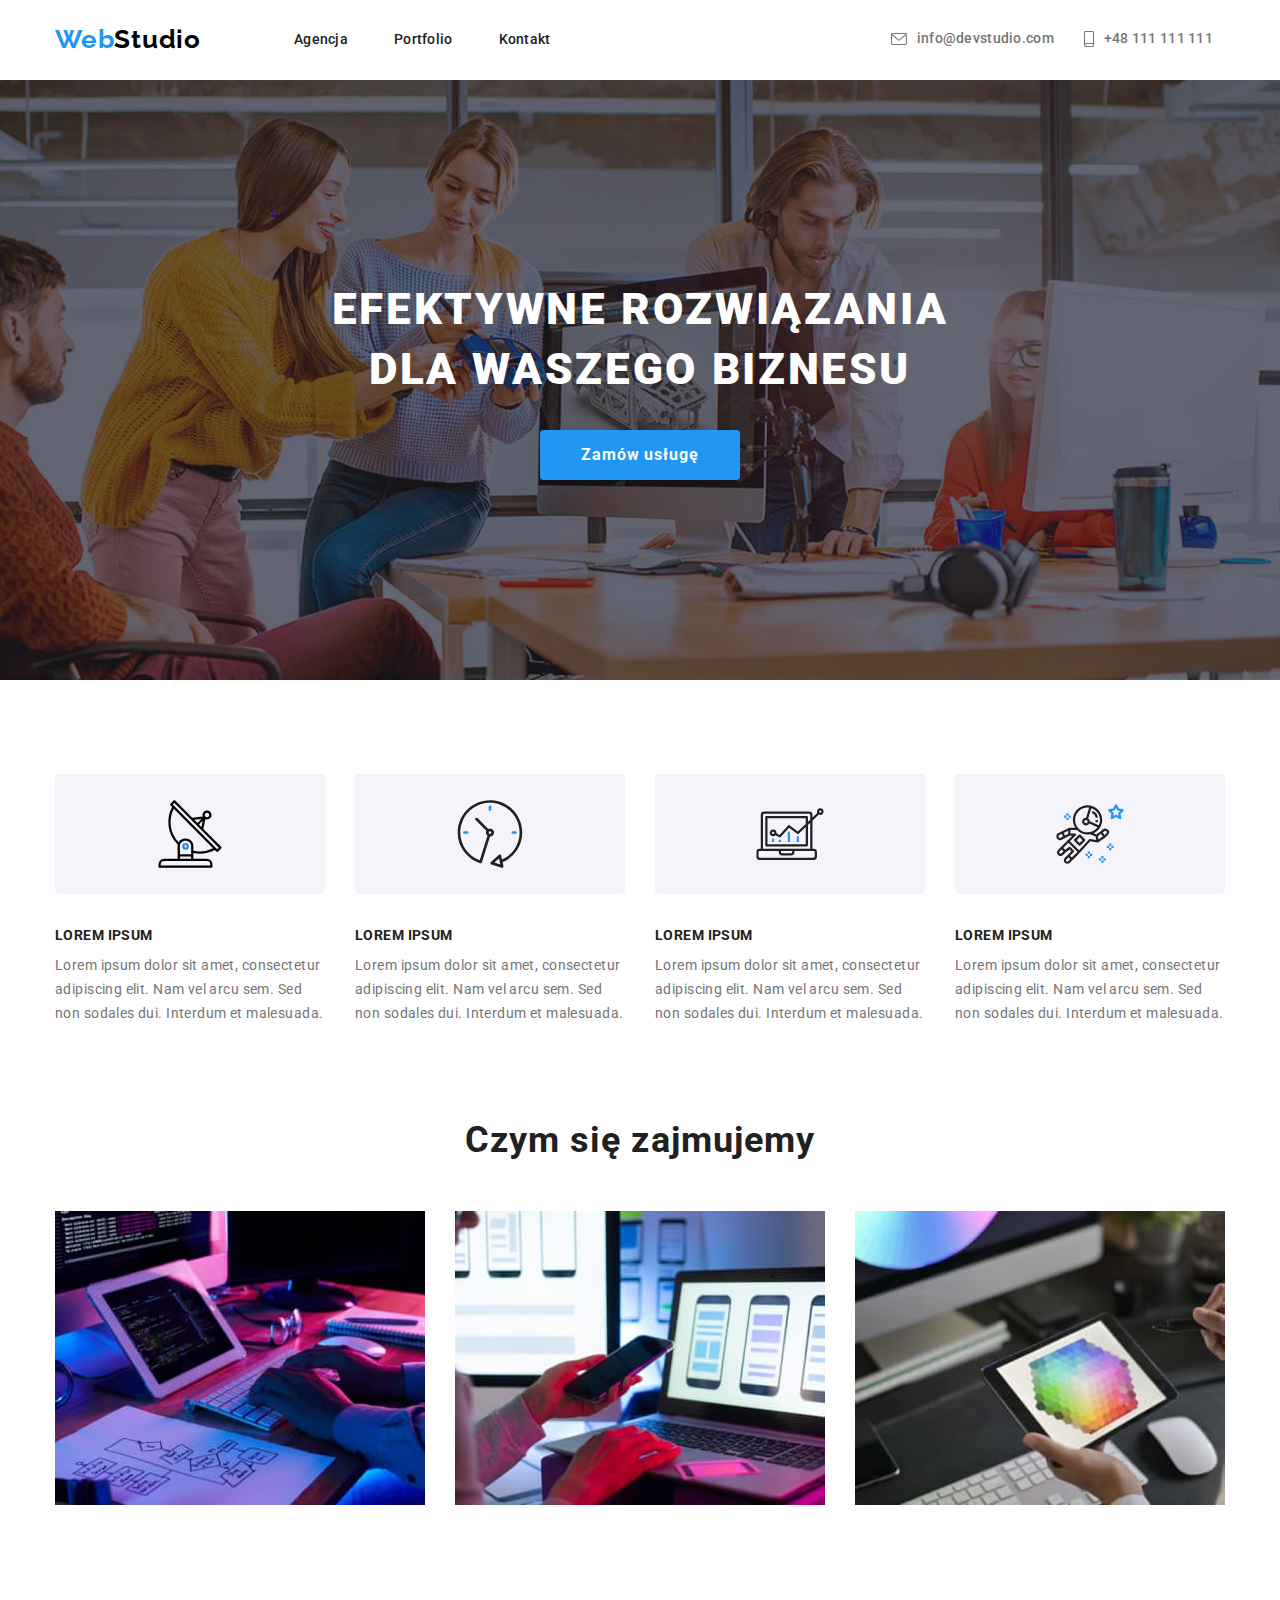
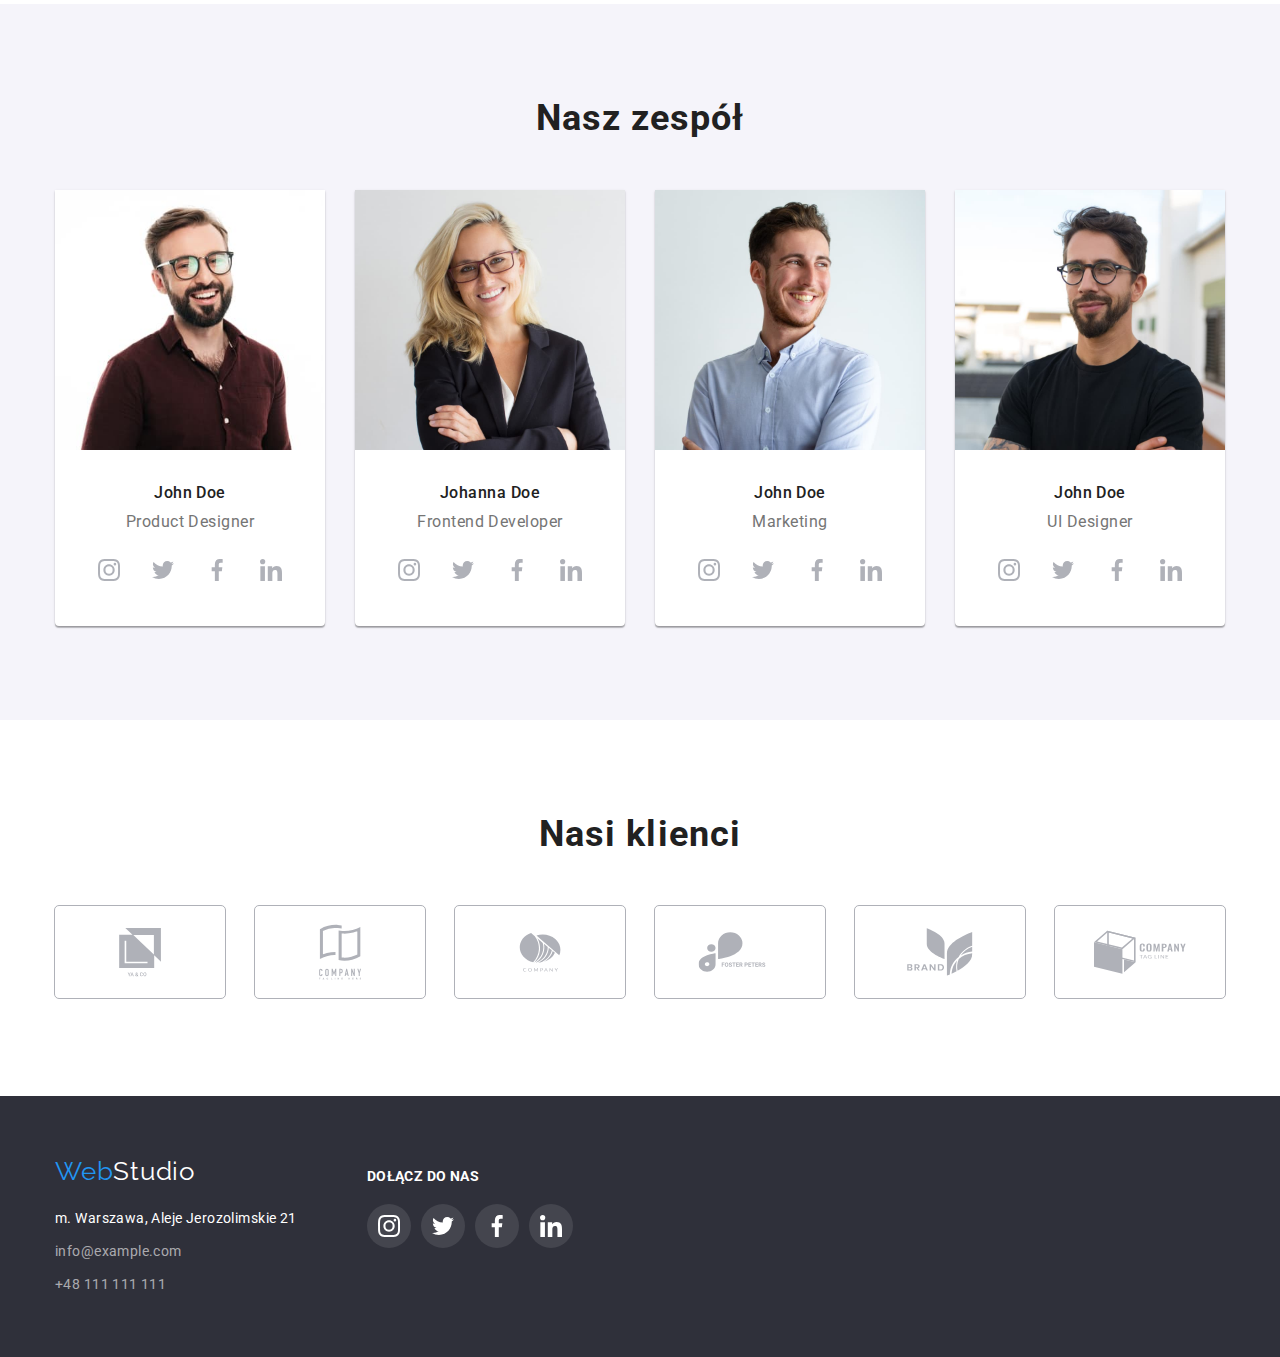
<file: index.html>
<!DOCTYPE html>
<html lang="en">
  <head>
    <meta charset="UTF-8" />
    <link
      rel="stylesheet"
      href="https://cdnjs.cloudflare.com/ajax/libs/modern-normalize/1.1.0/modern-normalize.min.css"
    />
    <link rel="stylesheet" href="css/style.css" />
    <link rel="preconnect" href="https://fonts.googleapis.com" />
    <link rel="preconnect" href="https://fonts.gstatic.com" crossorigin />
    <link
      href="https://fonts.googleapis.com/css2?family=Raleway:wght@700&family=Roboto:wght@400;500;700;900&display=swap"
      rel="stylesheet"
    />
    <title>Studio</title>
  </head>
  <body>
    <header>
      <!-- ==================================== NAWIGACJA ========================================== -->
      <div class="container">
        <div class="header-bar">
          <div class="navigation-bar">
            <a href="index.html"
              ><h2 class="logo"><span class="logo-blue">Web</span>Studio</h2></a
            >
            <nav>
              <ul class="head-clickers">
                <li>
                  <a href="/agencja">Agencja</a>
                </li>
                <li>
                  <a href="portfolio.html">Portfolio</a>
                </li>
                <li>
                  <a href="/contact">Kontakt</a>
                </li>
              </ul>
            </nav>
          </div>
          <ul class="mail-tel">
            <li class="mail-tel-li">
              <a class="mail-tel-a" href="mailto:info@devstudio.com">
                <svg width="16" height="12">
                  <use href="images/icons.svg#icon-mail"></use>
                </svg>

                info@devstudio.com</a
              >
            </li>
            <li class="mail-tel-li">
              <a class="mail-tel-a" href="tel:+48111111111">
                <svg width="10" height="16">
                  <use href="images/icons.svg#icon-smartphone"></use>
                </svg>
                +48 111 111 111</a
              >
            </li>
          </ul>
        </div>
      </div>
    </header>
    <main>
      <!-- ================================== SLOGAN ==================================== -->
      <section class="slogan">
        <div class="container">
          <div class="slogan-paddings">
            <h1>EFEKTYWNE ROZWIĄZANIA DLA WASZEGO BIZNESU</h1>
            <button type="button" class="main-button">Zamów usługę</button>
          </div>
        </div>
      </section>
      <!-- ========================================= LOREM IPSUM ===================================== -->
      <section class="lorem-ipsum-section section">
        <div class="container">
          <ul>
            <li>
              <svg
                class="background-item"
                width="270"
                height="120"
                viewBox="0 0 135 240"
              >
                <use href="images/icons.svg#icon-antenna"></use>
              </svg>
              <h6>LOREM IPSUM</h6>
              <p>
                Lorem ipsum dolor sit amet, consectetur adipiscing elit. Nam vel
                arcu sem. Sed non sodales dui. Interdum et malesuada.
              </p>
            </li>
            <li>
              <svg
                class="background-item"
                width="270"
                height="120"
                viewBox="0 0 135 240"
              >
                <use href="images/icons.svg#icon-clock"></use>
              </svg>
              <h6>LOREM IPSUM</h6>
              <p>
                Lorem ipsum dolor sit amet, consectetur adipiscing elit. Nam vel
                arcu sem. Sed non sodales dui. Interdum et malesuada.
              </p>
            </li>
            <li>
              <svg
                class="background-item"
                width="270"
                height="120"
                viewBox="0 0 135 240"
              >
                <use href="images/icons.svg#icon-diagram"></use>
              </svg>
              <h6>LOREM IPSUM</h6>
              <p>
                Lorem ipsum dolor sit amet, consectetur adipiscing elit. Nam vel
                arcu sem. Sed non sodales dui. Interdum et malesuada.
              </p>
            </li>
            <li>
              <svg
                class="background-item"
                width="270"
                height="120"
                viewBox="0 0 135 240"
              >
                <use href="images/icons.svg#icon-astronaut"></use>
              </svg>
              <h6>LOREM IPSUM</h6>
              <p>
                Lorem ipsum dolor sit amet, consectetur adipiscing elit. Nam vel
                arcu sem. Sed non sodales dui. Interdum et malesuada.
              </p>
            </li>
          </ul>
        </div>
      </section>
      <!-- ====================== CO ROBIMY ======================== -->
      <section class="what-we-do section padding-bottom">
        <div class="container">
          <h3>Czym się zajmujemy</h3>
          <ul class="photos">
            <li>
              <img
                src="images/fancy_graphics/img3.jpg"
                alt="ręce obsługujące tablet graficzny"
                width="370"
                height="294"
              />
            </li>
            <li>
              <img
                src="images/fancy_graphics/img2.jpg"
                alt="osoba trzyma telefon i wybiera interfejs graficzny na ekranie laptopa"
                width="370"
                height="294"
              />
            </li>
            <li>
              <img
                src="images/fancy_graphics/img1.jpg"
                alt="osoba pisząca na klawiaturze testy pokrycia aplikacji"
                width="370"
                height="294"
              />
            </li>
          </ul>
        </div>
      </section>
      <!-- ============================ LUDZIE =============================-->
      <section class="our-team section padding-bottom">
        <div class="container">
          <h3>Nasz zespół</h3>
          <ul class="people">
            <li class="people-box">
              <figure class="people-padding">
                <img
                  src="images/people/img12.jpg"
                  alt="Uśmiechnięty mężczyzna w okularach"
                  width="270"
                  height="260"
                />
                <figcaption>
                  <h4>John Doe</h4>
                  <p>Product Designer</p>
                  <ul class="social-links">
                    <li>
                      <a href="#">
                        <svg viewBox="0 0 15 30" class="round-social-links">
                          <use href="images/icons.svg#icon-instagram"></use>
                        </svg>
                      </a>
                    </li>
                    <li>
                      <svg viewBox="0 0 15 30" class="round-social-links">
                        <use href="images/icons.svg#icon-twitter"></use>
                      </svg>
                    </li>
                    <li>
                      <a href="#">
                        <svg viewBox="0 0 15 30" class="round-social-links">
                          <use href="images/icons.svg#icon-facebook"></use>
                        </svg>
                      </a>
                    </li>
                    <li>
                      <a href="#">
                        <svg viewBox="0 0 15 30" class="round-social-links">
                          <use href="images/icons.svg#icon-linkedin"></use>
                        </svg>
                      </a>
                    </li>
                  </ul>
                </figcaption>
              </figure>
            </li>
            <li class="people-box">
              <figure>
                <img
                  src="images/people/img13.jpg"
                  alt="Uśmiechnięta kobieta w okularach"
                  width="270"
                  height="260"
                />
                <figcaption>
                  <h4>Johanna Doe</h4>
                  <p>Frontend Developer</p>
                  <ul class="social-links">
                    <li>
                      <a href="#">
                        <svg viewBox="0 0 15 30" class="round-social-links">
                          <use href="images/icons.svg#icon-instagram"></use>
                        </svg>
                      </a>
                    </li>
                    <li>
                      <svg viewBox="0 0 15 30" class="round-social-links">
                        <use href="images/icons.svg#icon-twitter"></use>
                      </svg>
                    </li>
                    <li>
                      <a href="#">
                        <svg viewBox="0 0 15 30" class="round-social-links">
                          <use href="images/icons.svg#icon-facebook"></use>
                        </svg>
                      </a>
                    </li>
                    <li>
                      <a href="#">
                        <svg viewBox="0 0 15 30" class="round-social-links">
                          <use href="images/icons.svg#icon-linkedin"></use>
                        </svg>
                      </a>
                    </li>
                  </ul>
                </figcaption>
              </figure>
            </li>
            <li class="people-box">
              <figure>
                <img
                  src="images/people/img14.jpg"
                  alt="Uśmiechnięty mężczyzna w koszuli"
                  width="270"
                  height="260"
                />
                <figcaption>
                  <h4>John Doe</h4>
                  <p>Marketing</p>
                  <ul class="social-links">
                    <li>
                      <a href="#">
                        <svg viewBox="0 0 15 30" class="round-social-links">
                          <use href="images/icons.svg#icon-instagram"></use>
                        </svg>
                      </a>
                    </li>
                    <li>
                      <svg viewBox="0 0 15 30" class="round-social-links">
                        <use href="images/icons.svg#icon-twitter"></use>
                      </svg>
                    </li>
                    <li>
                      <a href="#">
                        <svg viewBox="0 0 15 30" class="round-social-links">
                          <use href="images/icons.svg#icon-facebook"></use>
                        </svg>
                      </a>
                    </li>
                    <li>
                      <a href="#">
                        <svg viewBox="0 0 15 30" class="round-social-links">
                          <use href="images/icons.svg#icon-linkedin"></use>
                        </svg>
                      </a>
                    </li>
                  </ul>
                </figcaption>
              </figure>
            </li>
            <li class="people-box">
              <figure>
                <img
                  src="images/people/img15.jpg"
                  alt="Portret mężczyzny w okularach i T-shirtcie"
                  width="270"
                  height="260"
                />
                <figcaption>
                  <h4>John Doe</h4>
                  <p>UI Designer</p>
                  <ul class="social-links">
                    <li>
                      <a href="#">
                        <svg viewBox="0 0 15 30" class="round-social-links">
                          <use href="images/icons.svg#icon-instagram"></use>
                        </svg>
                      </a>
                    </li>
                    <li>
                      <svg viewBox="0 0 15 30" class="round-social-links">
                        <use href="images/icons.svg#icon-twitter"></use>
                      </svg>
                    </li>
                    <li>
                      <a href="#">
                        <svg viewBox="0 0 15 30" class="round-social-links">
                          <use href="images/icons.svg#icon-facebook"></use>
                        </svg>
                      </a>
                    </li>
                    <li>
                      <a href="#">
                        <svg viewBox="0 0 15 30" class="round-social-links">
                          <use href="images/icons.svg#icon-linkedin"></use>
                        </svg>
                      </a>
                    </li>
                  </ul>
                </figcaption>
              </figure>
            </li>
          </ul>
        </div>
      </section>
      <section>
        <div class="container section padding-bottom">
          <h3>Nasi klienci</h3>
          <ul class="our-customers">
            <li>
              <a href="#">
                <svg
                  class="our-customers-icon"
                  width="170"
                  height="92"
                  viewBox=" 0 0 50 110"
                >
                  <use href="images/icons.svg#icon-company-1"></use>
                </svg>
              </a>
            </li>
            <li>
              <a href="#">
                <svg
                  class="our-customers-icon"
                  width="170"
                  height="92"
                  viewBox=" 0 0 50 110"
                >
                  <use href="images/icons.svg#icon-company-2"></use>
                </svg>
              </a>
            </li>
            <li>
              <a href="#">
                <svg
                  class="our-customers-icon"
                  width="170"
                  height="92"
                  viewBox=" 0 0 50 110"
                >
                  <use href="images/icons.svg#icon-company-3"></use>
                </svg>
              </a>
            </li>
            <li>
              <a href="#">
                <svg
                  class="our-customers-icon"
                  width="170"
                  height="92"
                  viewBox=" 0 0 45 50"
                >
                  <use href="images/icons.svg#icon-company-4"></use>
                </svg>
              </a>
            </li>
            <li>
              <a href="#">
                <svg
                  class="our-customers-icon"
                  width="170"
                  height="92"
                  viewBox=" 0 0 50 70"
                >
                  <use href="images/icons.svg#icon-company-5"></use>
                </svg>
              </a>
            </li>
            <li>
              <a href="#">
                <svg
                  class="our-customers-icon"
                  width="170"
                  height="92"
                  viewBox=" 0 0 50 50"
                >
                  <use href="images/icons.svg#icon-company-6"></use>
                </svg>
              </a>
            </li>
          </ul>
        </div>
      </section>
    </main>
    <!-- ================================== STOPKA ================================== -->
    <footer class="footer-main">
      <div class="container footer-main-inside">
        <div>
          <a href="index.html">
            <p class="logo logo-white">
              <span class="logo-blue">Web</span>Studio
            </p></a
          >
          <address>
            <p>m. Warszawa, Aleje Jerozolimskie 21</p>
            <ul>
              <li class="address-padding">
                <a href="mailto:info@example.com">info@example.com</a>
              </li>
              <li class="address-padding">
                <a href="tel:+48111111111">+48 111 111 111</a>
              </li>
            </ul>
          </address>
        </div>
        <div class="join-us">
          <p>dołącz do nas</p>
          <ul class="join-us-links">
            <li>
              <a href="#">
                <svg viewBox="0 0 15 30" class="round-join-us-links">
                  <use href="images/icons.svg#icon-instagram"></use>
                </svg>
              </a>
            </li>
            <li>
              <a href="#">
                <svg viewBox="0 0 15 30" class="round-join-us-links">
                  <use href="images/icons.svg#icon-twitter"></use>
                </svg>
              </a>
            </li>
            <li>
              <a href="#">
                <svg viewBox="0 0 15 30" class="round-join-us-links">
                  <use href="images/icons.svg#icon-facebook"></use>
                </svg>
              </a>
            </li>
            <li>
              <a href="#">
                <svg viewBox="0 0 15 30" class="round-join-us-links">
                  <use href="images/icons.svg#icon-linkedin"></use>
                </svg>
              </a>
            </li>
          </ul>
        </div>
      </div>
    </footer>
  </body>
</html>
</file>
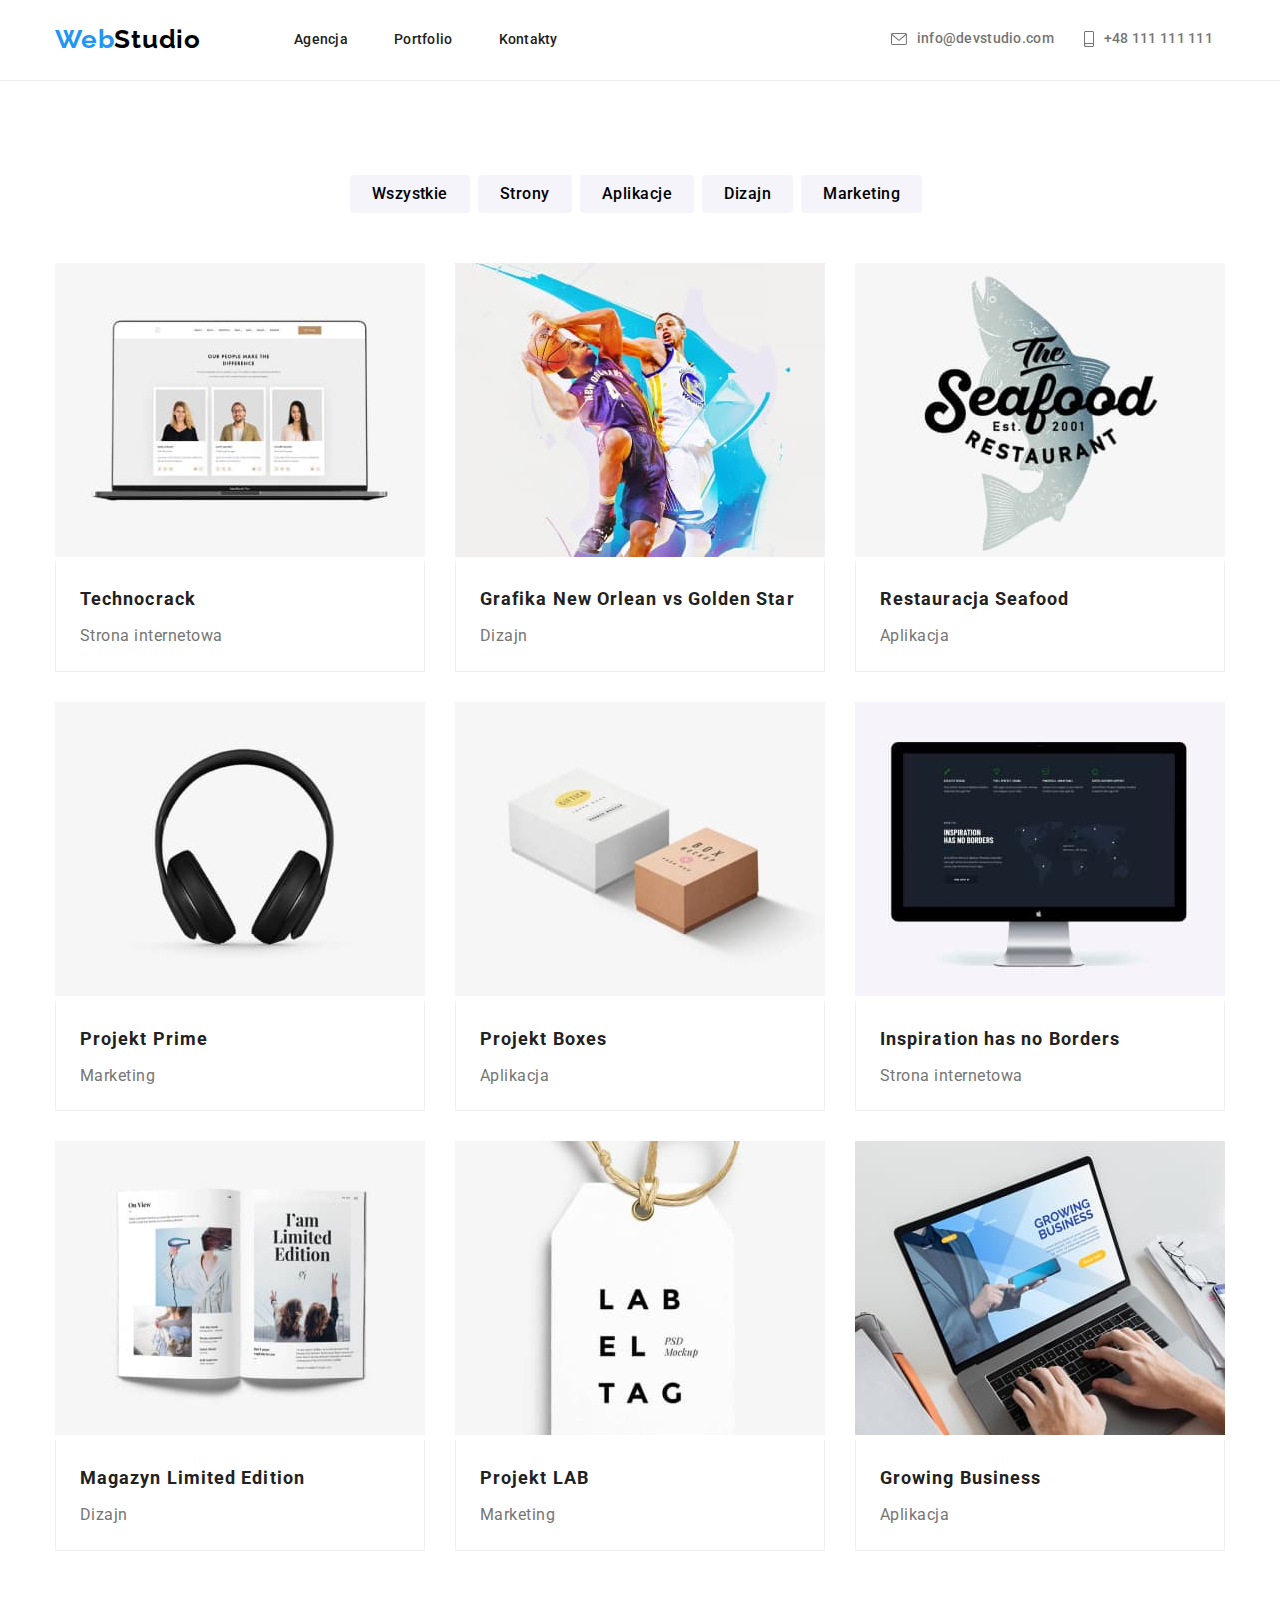
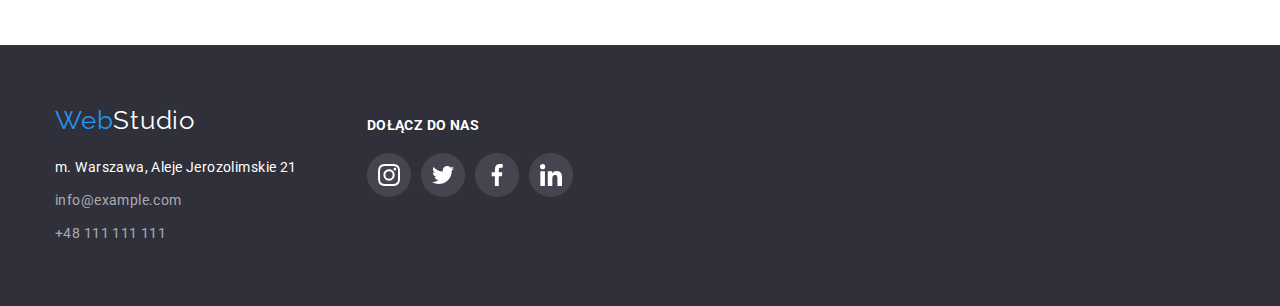
<file: portfolio.html>
<!DOCTYPE html>
<html lang="en">
  <head>
    <meta charset="UTF-8" />
    <link
      rel="stylesheet"
      href="https://cdnjs.cloudflare.com/ajax/libs/modern-normalize/1.1.0/modern-normalize.min.css"
    />
    <link rel="stylesheet" href="css/style.css" />
    <link rel="preconnect" href="https://fonts.googleapis.com" />
    <link rel="preconnect" href="https://fonts.gstatic.com" crossorigin />
    <link
      href="https://fonts.googleapis.com/css2?family=Raleway:wght@700&family=Roboto:wght@400;500;700;900&display=swap"
      rel="stylesheet"
    />
    <title>Studio</title>
  </head>
  <body>
    <header class="bottom-border">
      <!-- ==================================== NAWIGACJA ========================================== -->
      <div class="container">
        <div class="header-bar">
          <div class="navigation-bar">
            <a href="index.html"
              ><h2 class="logo"><span class="logo-blue">Web</span>Studio</h2></a
            >
            <nav>
              <ul class="head-clickers">
                <li>
                  <a href="/agencja">Agencja</a>
                </li>
                <li>
                  <a href="portfolio.html">Portfolio</a>
                </li>
                <li>
                  <a href="/contact">Kontakty</a>
                </li>
              </ul>
            </nav>
          </div>
          <ul class="mail-tel">
            <li class="mail-tel-li">
              <a class="mail-tel-a" href="mailto:info@devstudio.com">
                <svg width="16" height="12">
                  <use href="images/icons.svg#icon-mail"></use>
                </svg>

                info@devstudio.com</a
              >
            </li>
            <li class="mail-tel-li">
              <a class="mail-tel-a" href="tel:+48111111111">
                <svg width="10" height="16">
                  <use href="images/icons.svg#icon-smartphone"></use>
                </svg>
                +48 111 111 111</a
              >
            </li>
          </ul>
        </div>
      </div>
    </header>
    <main>
      <section>
        <div class="container">
          <!-- ======================= GUZICZKI ========================= -->
          <div>
            <ul class="portfolio-buttons section">
              <li>
                <button type="button">Wszystkie</button>
              </li>
              <li>
                <button type="button">Strony</button>
              </li>
              <li>
                <button type="button">Aplikacje</button>
              </li>
              <li>
                <button type="button">Dizajn</button>
              </li>
              <li>
                <button type="button">Marketing</button>
              </li>
            </ul>
          </div>
          <div class="portfolio-box padding-bottom">
            <!-- ============================= FOTKI ================== -->
            <ul>
              <li>
                <figure>
                  <img
                    src="images/images2/img-8.jpg"
                    alt="Otwarty laptop."
                    width="370"
                    height="294"
                  />
                  <figcaption>
                    <h5>Technocrack</h5>
                    <p>Strona internetowa</p>
                  </figcaption>
                </figure>
              </li>
              <li>
                <figure>
                  <img
                    src="images/images2/img-7.jpg"
                    alt="Dwóch mężczyzn grających w kosza."
                    width="370"
                    height="294"
                  />
                  <figcaption>
                    <h5>Grafika New Orlean vs Golden Star</h5>
                    <p>Dizajn</p>
                  </figcaption>
                </figure>
              </li>
              <li>
                <figure>
                  <img
                    src="images/images2/img-6.jpg"
                    alt="Plakat rybnej restauracji."
                    width="370"
                    height="294"
                  />
                  <figcaption>
                    <h5>Restauracja Seafood</h5>
                    <p>Aplikacja</p>
                  </figcaption>
                </figure>
              </li>
              <li>
                <figure>
                  <img
                    src="images/images2/img-5.jpg"
                    alt="Słuchawki."
                    width="370"
                    height="294"
                  />
                  <figcaption>
                    <h5>Projekt Prime</h5>
                    <p>Marketing</p>
                  </figcaption>
                </figure>
              </li>
              <li>
                <figure>
                  <img
                    src="images/images2/img-4.jpg"
                    alt="Dwa pudełka."
                    width="370"
                    height="294"
                  />
                  <figcaption>
                    <h5>Projekt Boxes</h5>
                    <p>Aplikacja</p>
                  </figcaption>
                </figure>
              </li>
              <li>
                <figure>
                  <img
                    src="images/images2/img-3.jpg"
                    alt="Ekran komputera."
                    width="370"
                    height="294"
                  />
                  <figcaption>
                    <h5>Inspiration has no Borders</h5>
                    <p>Strona internetowa</p>
                  </figcaption>
                </figure>
              </li>
              <li>
                <figure>
                  <img
                    src="images/images2/img-2.jpg"
                    alt="Otwarta książka."
                    width="370"
                    height="294"
                  />
                  <figcaption>
                    <h5>Magazyn Limited Edition</h5>
                    <p>Dizajn</p>
                  </figcaption>
                </figure>
              </li>
              <li>
                <figure>
                  <img
                    src="images/images2/img-1.jpg"
                    alt="Etykietka."
                    width="370"
                    height="294"
                  />
                  <figcaption>
                    <h5>Projekt LAB</h5>
                    <p>Marketing</p>
                  </figcaption>
                </figure>
              </li>
              <li>
                <figure>
                  <img
                    src="images/images2/img.jpg"
                    alt="Pisanie na laptopie."
                    width="370"
                    height="294"
                  />
                  <figcaption>
                    <h5>Growing Business</h5>
                    <p>Aplikacja</p>
                  </figcaption>
                </figure>
              </li>
            </ul>
          </div>
        </div>
      </section>
    </main>
    <!-- ================================== STOPKA ================================== -->
    <footer class="footer-main">
      <div class="container footer-main-inside">
        <div>
          <a href="index.html">
            <p class="logo logo-white">
              <span class="logo-blue">Web</span>Studio
            </p></a
          >
          <address>
            <p>m. Warszawa, Aleje Jerozolimskie 21</p>
            <ul>
              <li class="address-padding">
                <a href="mailto:info@example.com">info@example.com</a>
              </li>
              <li class="address-padding">
                <a href="tel:+48111111111">+48 111 111 111</a>
              </li>
            </ul>
          </address>
        </div>
        <div class="join-us">
          <p>dołącz do nas</p>
          <ul class="join-us-links">
            <li>
              <a href="#">
                <svg viewBox="0 0 15 30" class="round-join-us-links">
                  <use href="images/icons.svg#icon-instagram"></use>
                </svg>
              </a>
            </li>
            <li>
              <a href="#">
                <svg viewBox="0 0 15 30" class="round-join-us-links">
                  <use href="images/icons.svg#icon-twitter"></use>
                </svg>
              </a>
            </li>
            <li>
              <a href="#">
                <svg viewBox="0 0 15 30" class="round-join-us-links">
                  <use href="images/icons.svg#icon-facebook"></use>
                </svg>
              </a>
            </li>
            <li>
              <a href="#">
                <svg viewBox="0 0 15 30" class="round-join-us-links">
                  <use href="images/icons.svg#icon-linkedin"></use>
                </svg>
              </a>
            </li>
          </ul>
        </div>
      </div>
    </footer>
  </body>
</html>
</file>
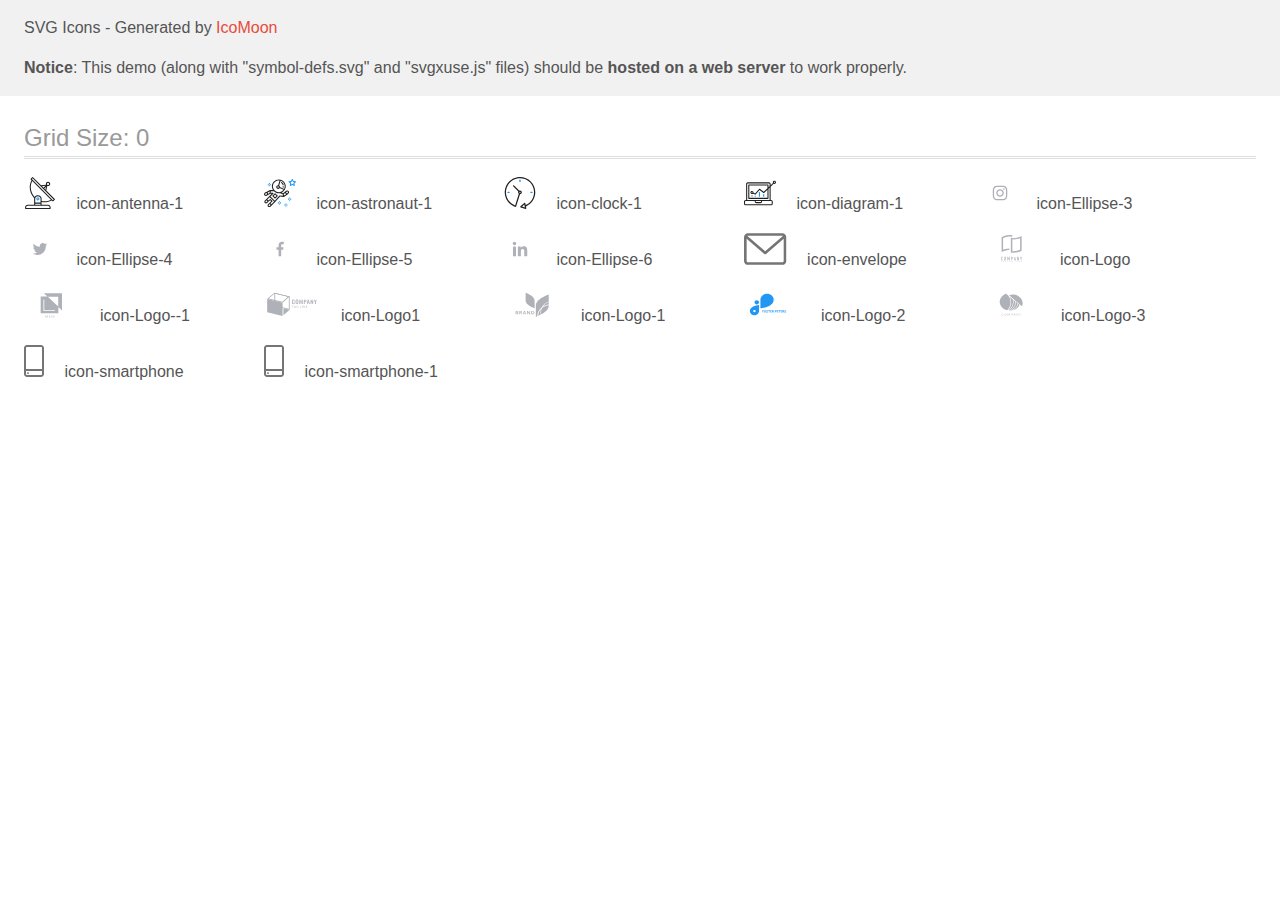
<file: settings files/icomoon/demo-external-svg.html>
<!doctype html>
<html>
<head>
    <title>IcoMoon - SVG Icons</title>
    <meta charset="utf-8">
    <meta name="viewport" content="width=device-width, initial-scale=1">
    <link rel="stylesheet" href="demo-files/demo.css">
    <link rel="stylesheet" href="style.css">
</head>
<body>
<header class="bgc1 clearfix">
<div class="mhl">
    <p>SVG Icons - Generated by <a href="https://icomoon.io/app">IcoMoon</a></p><p><strong>Notice</strong>: This demo (along with "symbol-defs.svg" and "svgxuse.js" files) should be <b>hosted on a web server</b> to work properly.</p>
</div>
</header>
    <div class="clearfix mhl ptl">
        <h1 class="mvm mtn fgc1">Grid Size: 0</h1>
        <div class="glyph fs1">
            <div class="clearfix pbs">
                <svg class="icon icon-antenna-1"><use xlink:href="symbol-defs.svg#icon-antenna-1"></use></svg><span class="name"> icon-antenna-1</span>
            </div>
        </div>
        <div class="glyph fs1">
            <div class="clearfix pbs">
                <svg class="icon icon-astronaut-1"><use xlink:href="symbol-defs.svg#icon-astronaut-1"></use></svg><span class="name"> icon-astronaut-1</span>
            </div>
        </div>
        <div class="glyph fs1">
            <div class="clearfix pbs">
                <svg class="icon icon-clock-1"><use xlink:href="symbol-defs.svg#icon-clock-1"></use></svg><span class="name"> icon-clock-1</span>
            </div>
        </div>
        <div class="glyph fs1">
            <div class="clearfix pbs">
                <svg class="icon icon-diagram-1"><use xlink:href="symbol-defs.svg#icon-diagram-1"></use></svg><span class="name"> icon-diagram-1</span>
            </div>
        </div>
        <div class="glyph fs1">
            <div class="clearfix pbs">
                <svg class="icon icon-Ellipse-3"><use xlink:href="symbol-defs.svg#icon-Ellipse-3"></use></svg><span class="name"> icon-Ellipse-3</span>
            </div>
        </div>
        <div class="glyph fs1">
            <div class="clearfix pbs">
                <svg class="icon icon-Ellipse-4"><use xlink:href="symbol-defs.svg#icon-Ellipse-4"></use></svg><span class="name"> icon-Ellipse-4</span>
            </div>
        </div>
        <div class="glyph fs1">
            <div class="clearfix pbs">
                <svg class="icon icon-Ellipse-5"><use xlink:href="symbol-defs.svg#icon-Ellipse-5"></use></svg><span class="name"> icon-Ellipse-5</span>
            </div>
        </div>
        <div class="glyph fs1">
            <div class="clearfix pbs">
                <svg class="icon icon-Ellipse-6"><use xlink:href="symbol-defs.svg#icon-Ellipse-6"></use></svg><span class="name"> icon-Ellipse-6</span>
            </div>
        </div>
        <div class="glyph fs1">
            <div class="clearfix pbs">
                <svg class="icon icon-envelope"><use xlink:href="symbol-defs.svg#icon-envelope"></use></svg><span class="name"> icon-envelope</span>
            </div>
        </div>
        <div class="glyph fs1">
            <div class="clearfix pbs">
                <svg class="icon icon-Logo"><use xlink:href="symbol-defs.svg#icon-Logo"></use></svg><span class="name"> icon-Logo</span>
            </div>
        </div>
        <div class="glyph fs1">
            <div class="clearfix pbs">
                <svg class="icon icon-Logo--1"><use xlink:href="symbol-defs.svg#icon-Logo--1"></use></svg><span class="name"> icon-Logo--1</span>
            </div>
        </div>
        <div class="glyph fs1">
            <div class="clearfix pbs">
                <svg class="icon icon-Logo1"><use xlink:href="symbol-defs.svg#icon-Logo1"></use></svg><span class="name"> icon-Logo1</span>
            </div>
        </div>
        <div class="glyph fs1">
            <div class="clearfix pbs">
                <svg class="icon icon-Logo-1"><use xlink:href="symbol-defs.svg#icon-Logo-1"></use></svg><span class="name"> icon-Logo-1</span>
            </div>
        </div>
        <div class="glyph fs1">
            <div class="clearfix pbs">
                <svg class="icon icon-Logo-2"><use xlink:href="symbol-defs.svg#icon-Logo-2"></use></svg><span class="name"> icon-Logo-2</span>
            </div>
        </div>
        <div class="glyph fs1">
            <div class="clearfix pbs">
                <svg class="icon icon-Logo-3"><use xlink:href="symbol-defs.svg#icon-Logo-3"></use></svg><span class="name"> icon-Logo-3</span>
            </div>
        </div>
        <div class="glyph fs1">
            <div class="clearfix pbs">
                <svg class="icon icon-smartphone"><use xlink:href="symbol-defs.svg#icon-smartphone"></use></svg><span class="name"> icon-smartphone</span>
            </div>
        </div>
        <div class="glyph fs1">
            <div class="clearfix pbs">
                <svg class="icon icon-smartphone-1"><use xlink:href="symbol-defs.svg#icon-smartphone-1"></use></svg><span class="name"> icon-smartphone-1</span>
            </div>
        </div>
  </div>
<script defer src="svgxuse.js"></script>
</body>
</html>
</file>
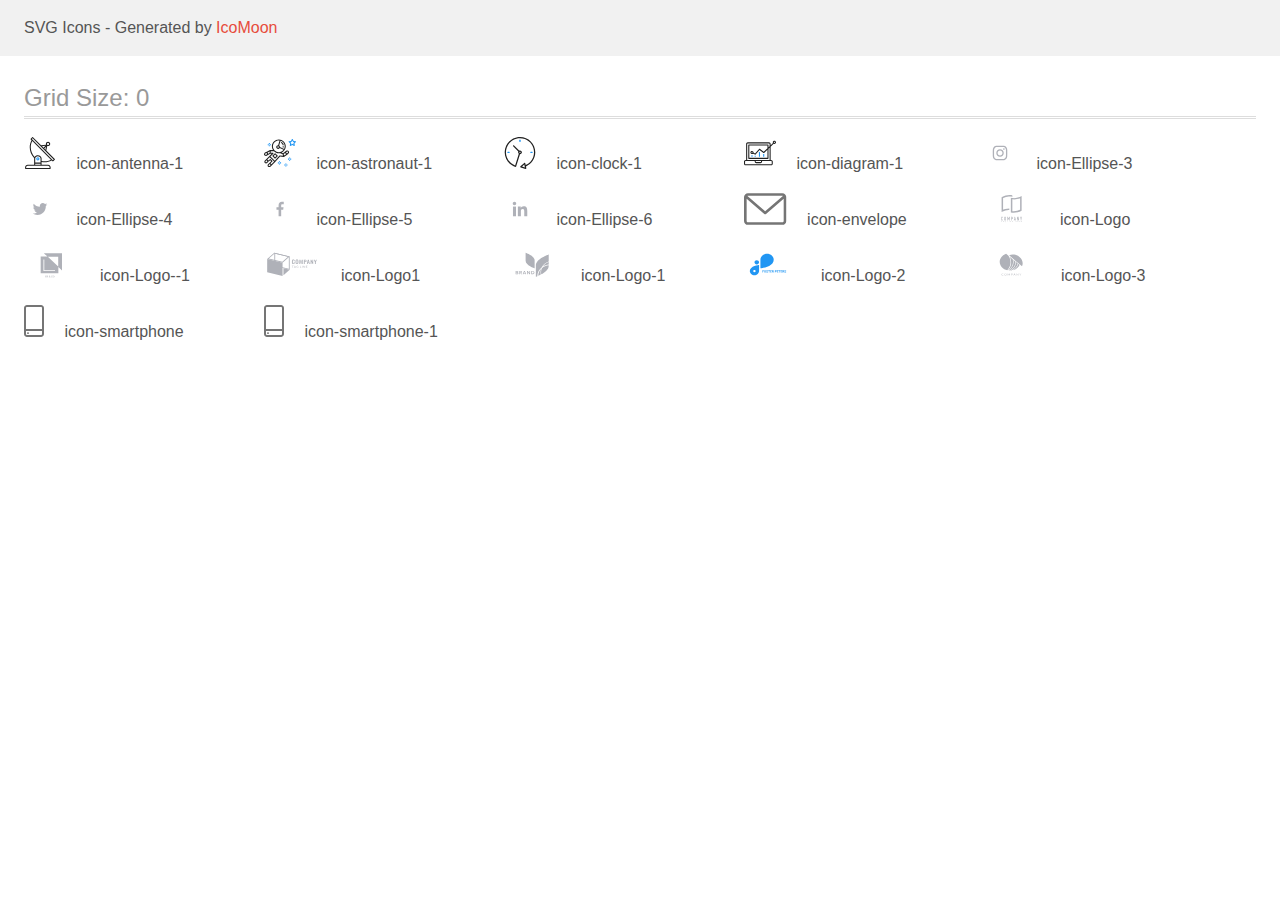
<file: settings files/icomoon/demo.html>
<!doctype html>
<html>
<head>
    <title>IcoMoon - SVG Icons</title>
    <meta charset="utf-8">
    <meta name="viewport" content="width=device-width, initial-scale=1">
    <link rel="stylesheet" href="demo-files/demo.css">
    <link rel="stylesheet" href="style.css">
</head>
<body>
<svg aria-hidden="true" style="position: absolute; width: 0; height: 0; overflow: hidden;" version="1.1" xmlns="http://www.w3.org/2000/svg" xmlns:xlink="http://www.w3.org/1999/xlink">
<defs>
<symbol id="icon-antenna-1" viewBox="0 0 32 32">
<path fill="#212121" style="fill: var(--color1, #212121)" d="M30.773 22.098l-8.443-8.505 0.937-4.615c0.242 0.094 0.499 0.144 0.758 0.146h0.006c1.192 0.014 2.17-0.941 2.184-2.133s-0.941-2.17-2.133-2.184c-1.192-0.014-2.17 0.941-2.184 2.133-0.003 0.255 0.039 0.509 0.125 0.749l-4.96 0.605-8.091-8.133c-0.099-0.101-0.235-0.159-0.377-0.16-0.14 0.001-0.274 0.056-0.373 0.155l-1.513 1.504c-0.208 0.208-0.208 0.546 0 0.754l0.814 0.826c-3.153 5.798-2.129 12.978 2.519 17.663 0.043 0.041 0.092 0.074 0.146 0.098-0.034 0.18-0.051 0.364-0.052 0.547v6.187h-6.4c-1.472 0.002-2.665 1.195-2.667 2.667v1.067c0 0.295 0.239 0.533 0.533 0.533h24.533c0.295 0 0.533-0.239 0.533-0.533v-1.067c-0.002-1.472-1.195-2.665-2.667-2.667h-6.4v-2.742c1.003 0.21 2.024 0.317 3.049 0.32 2.458-0.003 4.877-0.615 7.040-1.783l0.818 0.823c0.099 0.101 0.235 0.159 0.377 0.16 0.14-0.001 0.274-0.056 0.373-0.155l1.513-1.504c0.208-0.208 0.208-0.546 0-0.754zM23.28 6.233c0.418-0.415 1.093-0.414 1.508 0.004s0.414 1.093-0.004 1.508c-0.2 0.199-0.47 0.31-0.752 0.31h-0.003c-0.589-0.003-1.064-0.483-1.061-1.072 0.002-0.282 0.115-0.552 0.314-0.751h-0.002zM22.024 9.738l-0.598 2.946-1.175-1.182 1.774-1.763zM21.419 8.836l-1.92 1.909-1.485-1.493 3.405-0.415zM24.004 28.8c0.884 0 1.6 0.716 1.6 1.6v0.533h-23.467v-0.533c0-0.884 0.716-1.6 1.6-1.6h20.267zM16.537 26.667v1.067h-5.333v-1.067h5.333zM11.204 25.6v-4.053c0-1.294 1.196-2.347 2.667-2.347s2.667 1.053 2.667 2.347v4.053h-5.333zM17.604 23.904v-2.357c0-1.882-1.675-3.413-3.733-3.413-1.331-0.020-2.576 0.657-3.281 1.786-4.058-4.274-4.971-10.645-2.279-15.887l18.602 18.708c-2.872 1.461-6.165 1.873-9.309 1.163zM28.893 23.22l-21.057-21.181 0.755-0.752 7.935 7.98c0.004 0 0.006 0.007 0.010 0.010l13.115 13.191-0.757 0.752z"></path>
<path fill="#2196f3" style="fill: var(--color2, #2196f3)" d="M13.876 20.267h-0.005c-0.884-0.001-1.601 0.714-1.602 1.598s0.714 1.601 1.598 1.602h0.005c0.884 0.001 1.601-0.714 1.602-1.598s-0.714-1.601-1.598-1.602zM14.249 22.245c-0.1 0.1-0.236 0.156-0.378 0.155-0.295-0.002-0.532-0.242-0.531-0.536 0.001-0.141 0.057-0.276 0.157-0.375s0.233-0.154 0.373-0.155c0.295 0.002 0.532 0.241 0.53 0.536-0.001 0.141-0.057 0.276-0.157 0.375h0.005z"></path>
</symbol>
<symbol id="icon-astronaut-1" viewBox="0 0 32 32">
<path fill="#2196f3" style="fill: var(--color2, #2196f3)" d="M31.974 4.524c-0.063-0.193-0.229-0.333-0.43-0.363l-1.91-0.278-0.855-1.731c-0.179-0.365-0.777-0.365-0.956 0l-0.855 1.731-1.91 0.278c-0.201 0.029-0.367 0.17-0.431 0.363-0.062 0.193-0.011 0.405 0.135 0.547l1.383 1.348-0.326 1.903c-0.034 0.2 0.048 0.402 0.212 0.522 0.166 0.121 0.382 0.135 0.562 0.040l1.709-0.899 1.709 0.899c0.078 0.041 0.164 0.061 0.249 0.061 0.11 0 0.221-0.034 0.314-0.102 0.164-0.119 0.246-0.322 0.212-0.522l-0.326-1.903 1.383-1.348c0.145-0.142 0.197-0.354 0.135-0.547zM29.511 5.851c-0.125 0.122-0.183 0.299-0.153 0.472l0.191 1.114-1-0.526c-0.078-0.041-0.163-0.061-0.249-0.061s-0.17 0.020-0.249 0.061l-1.001 0.526 0.191-1.114c0.030-0.173-0.028-0.349-0.153-0.472l-0.81-0.789 1.119-0.163c0.174-0.025 0.324-0.134 0.402-0.292l0.5-1.013 0.5 1.013c0.078 0.157 0.228 0.267 0.402 0.292l1.119 0.163-0.809 0.789z"></path>
<path fill="#2196f3" style="fill: var(--color2, #2196f3)" d="M26.134 20.522h-1.067v1.067h1.067v-1.067z"></path>
<path fill="#2196f3" style="fill: var(--color2, #2196f3)" d="M26.134 22.656h-1.067v1.067h1.067v-1.067z"></path>
<path fill="#2196f3" style="fill: var(--color2, #2196f3)" d="M27.2 21.589h-1.067v1.067h1.067v-1.067z"></path>
<path fill="#2196f3" style="fill: var(--color2, #2196f3)" d="M25.067 21.589h-1.067v1.067h1.067v-1.067z"></path>
<path fill="#2196f3" style="fill: var(--color2, #2196f3)" d="M22.4 26.389h-1.067v1.067h1.067v-1.067z"></path>
<path fill="#2196f3" style="fill: var(--color2, #2196f3)" d="M22.4 28.522h-1.067v1.067h1.067v-1.067z"></path>
<path fill="#2196f3" style="fill: var(--color2, #2196f3)" d="M23.467 27.456h-1.067v1.067h1.067v-1.067z"></path>
<path fill="#2196f3" style="fill: var(--color2, #2196f3)" d="M21.333 27.456h-1.067v1.067h1.067v-1.067z"></path>
<path fill="#2196f3" style="fill: var(--color2, #2196f3)" d="M16 24.256h-1.067v1.067h1.067v-1.067z"></path>
<path fill="#2196f3" style="fill: var(--color2, #2196f3)" d="M16 26.389h-1.067v1.067h1.067v-1.067z"></path>
<path fill="#2196f3" style="fill: var(--color2, #2196f3)" d="M17.067 25.322h-1.067v1.067h1.067v-1.067z"></path>
<path fill="#2196f3" style="fill: var(--color2, #2196f3)" d="M14.933 25.322h-1.067v1.067h1.067v-1.067z"></path>
<path fill="#2196f3" style="fill: var(--color2, #2196f3)" d="M5.867 6.122h-1.067v1.067h1.067v-1.067z"></path>
<path fill="#2196f3" style="fill: var(--color2, #2196f3)" d="M5.867 8.255h-1.067v1.067h1.067v-1.067z"></path>
<path fill="#2196f3" style="fill: var(--color2, #2196f3)" d="M6.933 7.189h-1.067v1.067h1.067v-1.067z"></path>
<path fill="#2196f3" style="fill: var(--color2, #2196f3)" d="M4.8 7.189h-1.067v1.067h1.067v-1.067z"></path>
<path fill="#212121" style="fill: var(--color1, #212121)" d="M24.715 14.159c-0.287-0.388-0.709-0.637-1.188-0.705-0.481-0.068-0.956 0.058-1.34 0.352l-1.252 0.96-1.898 1.417-1.358-0.541c2.421-1.086 4.114-3.508 4.114-6.32 0-3.823-3.123-6.933-6.961-6.933s-6.961 3.11-6.961 6.933c0 1.386 0.414 2.674 1.12 3.758l-2.764-0.024c-0.002 0-0.003 0-0.005 0-0.009 0-0.015 0.004-0.023 0.005-0.053 0.002-0.105 0.013-0.155 0.031-0.013 0.005-0.026 0.008-0.038 0.013-0.006 0.003-0.013 0.003-0.019 0.006l-3.233 1.596c-0.001 0-0.001 0-0.001 0.001l-1.893 0.911c-0.021 0.009-0.042 0.021-0.063 0.035-0.755 0.502-1.012 1.489-0.598 2.295 0.22 0.429 0.595 0.745 1.056 0.889 0.178 0.055 0.359 0.083 0.539 0.083 0.29 0 0.577-0.071 0.839-0.211l1.388-0.738 2.264-1.169 1.357-0.008-5.442 5.416c-0.001 0.001-0.001 0.001-0.002 0.001l-1.339 1.333c-0.316 0.315-0.49 0.732-0.49 1.178s0.174 0.863 0.49 1.179c0.325 0.323 0.752 0.485 1.179 0.485s0.854-0.162 1.18-0.485l1.314-1.309 1.741-1.3 0.901 0.897-1.762 1.754c-0 0.001-0.001 0.001-0.002 0.001l-1.339 1.333c-0.316 0.315-0.49 0.732-0.49 1.178s0.174 0.863 0.49 1.179c0.325 0.323 0.753 0.485 1.18 0.485s0.855-0.162 1.18-0.485l3.482-3.467c0.001-0.001 0.001-0.001 0.001-0.002l1.010-1-0.004-0.004c0.006-0.006 0.015-0.009 0.022-0.015l5.166-5.658 3.471 0.494c0.025 0.004 0.050 0.005 0.075 0.005 0.065 0 0.127-0.015 0.187-0.038 0.018-0.006 0.033-0.015 0.050-0.023 0.019-0.010 0.039-0.015 0.058-0.027l3.213-2.133c0.012-0.008 0.018-0.021 0.029-0.029 0.013-0.010 0.029-0.014 0.041-0.026l1.271-1.191c0.662-0.62 0.753-1.635 0.212-2.362zM2.13 17.77c-0.173 0.093-0.37 0.111-0.558 0.052-0.187-0.058-0.338-0.186-0.427-0.358-0.161-0.314-0.068-0.695 0.214-0.902l1.314-0.632 0.449 1.313-0.992 0.527zM5.628 15.942l-1.548 0.8-0.439-1.283 2.027-1.001-0.040 1.484zM20.727 9.322c0 0.918-0.219 1.785-0.599 2.559l-4.181-1.899c-0.044-0.573-0.341-1.075-0.788-1.388l1.464-4.86c2.378 0.756 4.105 2.974 4.105 5.588zM8.938 9.322c0-3.235 2.644-5.867 5.894-5.867 0.253 0 0.5 0.021 0.745 0.052l-1.432 4.754c-0.019-0.001-0.037-0.006-0.057-0.006-1.033 0-1.873 0.837-1.873 1.867s0.84 1.867 1.873 1.867c0.694 0 1.294-0.383 1.618-0.945l3.862 1.755c-1.075 1.446-2.795 2.39-4.737 2.39-3.25 0-5.894-2.632-5.894-5.867zM14.894 10.122c0 0.441-0.362 0.8-0.806 0.8s-0.806-0.359-0.806-0.8c0-0.441 0.362-0.8 0.806-0.8s0.806 0.359 0.806 0.8zM2.465 25.146c-0.236 0.234-0.619 0.234-0.854 0.001-0.114-0.114-0.176-0.263-0.176-0.423s0.062-0.309 0.176-0.421l0.962-0.959 0.851 0.848-0.959 0.955zM5.679 28.88c-0.236 0.234-0.619 0.235-0.855 0.001-0.114-0.114-0.176-0.263-0.176-0.423s0.062-0.309 0.176-0.421l0.963-0.959 0.852 0.848-0.96 0.955zM9.16 25.411c-0.001 0-0.001 0-0.002 0.001l-1.765 1.76-0.852-0.848 1.763-1.755c0 0 0 0 0-0s0.001-0.001 0.002-0.001c0.040-0.040 0.065-0.088 0.090-0.135 0.007-0.014 0.020-0.026 0.026-0.040 0.017-0.041 0.019-0.085 0.026-0.129 0.003-0.025 0.014-0.047 0.014-0.073 0-0.036-0.013-0.070-0.020-0.106-0.006-0.032-0.006-0.065-0.019-0.095-0.020-0.050-0.055-0.094-0.091-0.138-0.010-0.012-0.014-0.027-0.025-0.038 0 0 0 0-0.001 0s-0.001-0.002-0.001-0.002l-1.607-1.6c-0.017-0.017-0.039-0.024-0.058-0.038-0.028-0.022-0.055-0.042-0.087-0.058-0.030-0.015-0.061-0.024-0.093-0.033-0.034-0.010-0.067-0.017-0.103-0.020-0.033-0.002-0.063 0.001-0.095 0.005-0.036 0.004-0.069 0.009-0.104 0.020-0.034 0.011-0.063 0.027-0.094 0.045-0.020 0.011-0.042 0.015-0.061 0.029l-1.773 1.324-0.901-0.897 2.399-2.386 4.361 4.289-0.928 0.919zM15.979 18.394c-0.015-0.002-0.030 0.004-0.045 0.003-0.039-0.002-0.076 0.001-0.115 0.007-0.030 0.005-0.059 0.011-0.088 0.021-0.034 0.012-0.065 0.028-0.097 0.047-0.030 0.018-0.057 0.037-0.083 0.061-0.013 0.011-0.028 0.017-0.040 0.029l-4.698 5.146-4.328-4.257 2.833-2.818c0.209-0.208 0.21-0.546 0.002-0.755-0.105-0.105-0.243-0.157-0.381-0.156v-0.001l-2.219 0.013 0.028-1.607 3.104 0.027c1.265 1.294 3.029 2.101 4.981 2.101 0.437 0 0.864-0.045 1.279-0.123 0.040 0.032 0.079 0.065 0.13 0.085l2.41 0.96 0.152 0.758 0.178 0.885-3.003-0.427zM20.020 18.572l-0.313-1.558 1.446-1.080 0.947 1.257-2.080 1.381zM23.774 15.741l-0.838 0.785-0.931-1.236 0.831-0.637c0.155-0.119 0.351-0.168 0.543-0.143 0.193 0.027 0.364 0.128 0.48 0.284 0.217 0.292 0.18 0.699-0.085 0.947z"></path>
<path fill="#212121" style="fill: var(--color1, #212121)" d="M13.602 18.544l-2.143-2.133c-0.207-0.207-0.545-0.207-0.753 0l-2.142 2.133c-0.1 0.101-0.157 0.236-0.157 0.378s0.056 0.278 0.157 0.378l2.142 2.133c0.104 0.103 0.241 0.155 0.377 0.155s0.273-0.052 0.376-0.155l2.143-2.133c0.1-0.1 0.157-0.236 0.157-0.378s-0.057-0.278-0.157-0.378zM11.083 20.303l-1.387-1.381 1.387-1.381 1.387 1.381-1.387 1.381z"></path>
<path fill="#212121" style="fill: var(--color1, #212121)" d="M17.164 5.071l-0.258 1.036c0.071 0.018 1.738 0.452 1.738 2.149h1.067c-0-2.017-1.666-2.965-2.547-3.185z"></path>
<path fill="#212121" style="fill: var(--color1, #212121)" d="M19.711 9.322h-1.067v1.067h1.067v-1.067z"></path>
</symbol>
<symbol id="icon-clock-1" viewBox="0 0 32 32">
<path fill="#212121" style="fill: var(--color1, #212121)" d="M31.297 15.301c-0.002-8.452-6.855-15.303-15.308-15.301s-15.303 6.855-15.301 15.308c0.001 6.658 4.307 12.551 10.649 14.576 0.061 0.019 0.124 0.029 0.187 0.029 0.121-0 0.239-0.032 0.342-0.094 0.135-0.080 0.236-0.207 0.283-0.356l3.865-12.25c1.057-0.005 1.909-0.866 1.903-1.923s-0.866-1.909-1.923-1.903c-0.284 0.001-0.565 0.067-0.82 0.191l-5.106-5.107c-0.253-0.245-0.657-0.238-0.902 0.016-0.239 0.247-0.239 0.639 0 0.886l5.103 5.109c-0.392 0.799-0.168 1.764 0.536 2.309l-3.683 11.673c-7.278-2.681-11.004-10.754-8.323-18.032s10.754-11.004 18.032-8.323 11.004 10.754 8.323 18.032c-1.31 3.556-4.001 6.431-7.462 7.973l-0.398-1.874c-0.073-0.344-0.411-0.565-0.756-0.492-0.109 0.023-0.209 0.074-0.292 0.148l-3.837 3.426c-0.263 0.234-0.287 0.637-0.052 0.9 0.076 0.085 0.174 0.149 0.283 0.184l4.899 1.563c0.335 0.108 0.694-0.077 0.802-0.412 0.034-0.106 0.040-0.219 0.017-0.328l-0.391-1.839c5.664-2.388 9.342-7.942 9.329-14.089zM15.992 14.664c0.352 0 0.638 0.286 0.638 0.638s-0.286 0.638-0.638 0.638c-0.352 0-0.638-0.285-0.638-0.638s0.285-0.638 0.638-0.638zM18.093 29.528l2.184-1.948 0.603 2.84-2.787-0.892z"></path>
<path fill="#2196f3" style="fill: var(--color2, #2196f3)" d="M15.354 3.185v1.275c0 0.352 0.285 0.638 0.638 0.638s0.638-0.285 0.638-0.638v-1.275c0-0.352-0.286-0.638-0.638-0.638s-0.638 0.286-0.638 0.638z"></path>
<path fill="#2196f3" style="fill: var(--color2, #2196f3)" d="M3.876 14.664c-0.352 0-0.638 0.286-0.638 0.638s0.285 0.638 0.638 0.638h1.275c0.352 0 0.638-0.285 0.638-0.638s-0.285-0.638-0.638-0.638h-1.275z"></path>
<path fill="#2196f3" style="fill: var(--color2, #2196f3)" d="M28.108 15.939c0.352 0 0.638-0.285 0.638-0.638s-0.285-0.638-0.638-0.638h-1.275c-0.352 0-0.638 0.286-0.638 0.638s0.286 0.638 0.638 0.638h1.275z"></path>
</symbol>
<symbol id="icon-diagram-1" viewBox="0 0 32 32">
<path fill="#2196f3" style="fill: var(--color2, #2196f3)" d="M14.926 14.965h1.066v4.798h-1.066v-4.797z"></path>
<path fill="#2196f3" style="fill: var(--color2, #2196f3)" d="M19.19 17.097h1.066v2.665h-1.066v-2.665z"></path>
<path fill="#2196f3" style="fill: var(--color2, #2196f3)" d="M10.661 18.696h1.066v1.066h-1.066v-1.066z"></path>
<path fill="#2196f3" style="fill: var(--color2, #2196f3)" d="M7.463 18.163h1.066v1.599h-1.066v-1.599z"></path>
<path fill="#212121" style="fill: var(--color1, #212121)" d="M1.599 28.291h25.587c0.883 0 1.599-0.716 1.599-1.599v-2.132c0-0.883-0.716-1.599-1.599-1.599h-0.533v-13.293l3.028-2.868c0.703 0.346 1.553 0.136 2.013-0.499s0.396-1.508-0.152-2.068-1.42-0.644-2.065-0.198c-0.644 0.446-0.873 1.292-0.542 2.002l-2.281 2.163v-1.23c0-0.883-0.716-1.599-1.599-1.599h-21.322c-0.883 0-1.599 0.716-1.599 1.599v15.992h-0.533c-0.883 0-1.599 0.716-1.599 1.599v2.132c0 0.883 0.716 1.599 1.599 1.599zM30.384 4.837c0.294 0 0.533 0.239 0.533 0.533s-0.239 0.533-0.533 0.533c-0.294 0-0.533-0.239-0.533-0.533s0.239-0.533 0.533-0.533zM3.198 6.969c0-0.294 0.239-0.533 0.533-0.533h21.322c0.294 0 0.533 0.239 0.533 0.533v2.239l-1.066 1.013v-2.186c0-0.294-0.239-0.533-0.533-0.533h-19.19c-0.294 0-0.533 0.239-0.533 0.533v13.326c0 0.294 0.239 0.533 0.533 0.533h19.19c0.294 0 0.533-0.239 0.533-0.533v-9.674l1.066-1.010v12.284h-22.388v-15.992zM7.996 13.899c-0.721-0.002-1.354 0.478-1.546 1.174s0.105 1.433 0.725 1.801c0.62 0.368 1.41 0.276 1.928-0.226l1.853 0.93c0.215 0.108 0.476 0.057 0.636-0.123l3.939-4.431 3.872 2.901c0.208 0.156 0.498 0.139 0.686-0.039l3.365-3.188v8.131h-18.124v-12.26h18.124v2.66l-3.771 3.572-3.904-2.927c-0.222-0.166-0.534-0.135-0.718 0.072l-3.993 4.493-1.493-0.746c0.011-0.064 0.018-0.129 0.020-0.193 0-0.883-0.716-1.599-1.599-1.599zM8.529 15.498c0 0.294-0.239 0.533-0.533 0.533s-0.533-0.239-0.533-0.533c0-0.294 0.239-0.533 0.533-0.533s0.533 0.239 0.533 0.533zM11.727 24.026h5.331v0.533c0 0.294-0.239 0.533-0.533 0.533h-4.264c-0.294 0-0.533-0.239-0.533-0.533v-0.533zM1.066 24.56c0-0.294 0.239-0.533 0.533-0.533h9.062v0.533c0 0.883 0.716 1.599 1.599 1.599h4.264c0.883 0 1.599-0.716 1.599-1.599v-0.533h9.062c0.294 0 0.533 0.239 0.533 0.533v2.132c0 0.294-0.239 0.533-0.533 0.533h-25.587c-0.294 0-0.533-0.239-0.533-0.533v-2.132z"></path>
</symbol>
<symbol id="icon-Ellipse-3" viewBox="0 0 32 32">
<path fill="#fff" style="fill: var(--color3, #fff)" d="M32 16c0 4.418-1.791 8.418-4.686 11.314s-6.895 4.686-11.314 4.686-8.418-1.791-11.314-4.686c-2.895-2.895-4.686-6.895-4.686-11.314s1.791-8.418 4.686-11.314 6.895-4.686 11.314-4.686c4.418 0 8.418 1.791 11.314 4.686s4.686 6.895 4.686 11.314z"></path>
<path fill="#afb1b8" style="fill: var(--color4, #afb1b8)" d="M23.258 13.004c-0.034-0.773-0.159-1.304-0.338-1.765-0.185-0.489-0.469-0.926-0.841-1.29-0.364-0.369-0.804-0.656-1.287-0.838-0.463-0.179-0.992-0.304-1.764-0.338-0.779-0.037-1.026-0.046-3.001-0.046s-2.222 0.009-2.998 0.043c-0.773 0.034-1.304 0.159-1.764 0.338-0.489 0.185-0.926 0.469-1.29 0.841-0.369 0.364-0.656 0.804-0.838 1.287-0.179 0.463-0.304 0.992-0.338 1.764-0.037 0.779-0.045 1.026-0.045 3.001s0.008 2.222 0.043 2.998c0.034 0.773 0.159 1.304 0.338 1.765 0.185 0.489 0.472 0.926 0.841 1.29 0.364 0.369 0.804 0.656 1.287 0.838 0.463 0.179 0.992 0.304 1.765 0.338 0.776 0.034 1.023 0.043 2.998 0.043s2.222-0.008 2.998-0.043c0.773-0.034 1.304-0.159 1.764-0.338 0.978-0.378 1.75-1.151 2.128-2.128 0.179-0.463 0.304-0.992 0.338-1.765 0.034-0.776 0.043-1.023 0.043-2.998s-0.003-2.222-0.037-2.998zM21.949 18.942c-0.031 0.71-0.151 1.094-0.25 1.35-0.244 0.634-0.747 1.137-1.381 1.381-0.256 0.099-0.642 0.219-1.35 0.25-0.767 0.034-0.997 0.043-2.938 0.043s-2.174-0.008-2.938-0.043c-0.71-0.031-1.094-0.15-1.35-0.25-0.315-0.116-0.602-0.301-0.835-0.543-0.242-0.236-0.426-0.52-0.543-0.835-0.099-0.256-0.219-0.642-0.25-1.35-0.034-0.767-0.043-0.997-0.043-2.938s0.008-2.174 0.043-2.938c0.031-0.71 0.151-1.094 0.25-1.35 0.117-0.315 0.301-0.602 0.546-0.835 0.236-0.242 0.52-0.426 0.835-0.543 0.256-0.099 0.642-0.219 1.35-0.25 0.767-0.034 0.997-0.043 2.938-0.043 1.944 0 2.174 0.008 2.938 0.043 0.71 0.031 1.094 0.151 1.35 0.25 0.315 0.116 0.602 0.301 0.835 0.543 0.241 0.236 0.426 0.52 0.543 0.835 0.099 0.256 0.219 0.642 0.25 1.35 0.034 0.767 0.043 0.997 0.043 2.938s-0.009 2.168-0.043 2.935z"></path>
<path fill="#afb1b8" style="fill: var(--color4, #afb1b8)" d="M16.027 12.265c-2.063 0-3.736 1.674-3.736 3.736s1.674 3.736 3.736 3.736c2.063 0 3.737-1.674 3.737-3.736s-1.674-3.736-3.737-3.736zM16.027 18.425c-1.338 0-2.424-1.085-2.424-2.424s1.086-2.424 2.424-2.424c1.338 0 2.424 1.085 2.424 2.424s-1.085 2.424-2.424 2.424z"></path>
<path fill="#afb1b8" style="fill: var(--color4, #afb1b8)" d="M20.784 12.117c0 0.482-0.391 0.872-0.872 0.872s-0.872-0.391-0.872-0.872c0-0.482 0.391-0.872 0.872-0.872s0.872 0.39 0.872 0.872z"></path>
</symbol>
<symbol id="icon-Ellipse-4" viewBox="0 0 32 32">
<path fill="#fff" style="fill: var(--color3, #fff)" d="M32 16c0 4.418-1.791 8.418-4.686 11.314s-6.895 4.686-11.314 4.686-8.418-1.791-11.314-4.686c-2.895-2.895-4.686-6.895-4.686-11.314s1.791-8.418 4.686-11.314 6.895-4.686 11.314-4.686c4.418 0 8.418 1.791 11.314 4.686s4.686 6.895 4.686 11.314z"></path>
<path fill="#afb1b8" style="fill: var(--color4, #afb1b8)" d="M23.273 11.49c-0.541 0.237-1.117 0.394-1.718 0.471 0.618-0.369 1.090-0.949 1.312-1.648-0.576 0.344-1.213 0.586-1.891 0.722-0.547-0.583-1.327-0.944-2.178-0.944-1.651 0-2.98 1.34-2.98 2.983 0 0.236 0.020 0.464 0.069 0.68-2.479-0.121-4.673-1.309-6.146-3.119-0.257 0.446-0.408 0.957-0.408 1.507 0 1.033 0.532 1.948 1.325 2.478-0.479-0.009-0.949-0.148-1.347-0.367 0 0.009 0 0.021 0 0.033 0 1.449 1.034 2.653 2.389 2.93-0.243 0.066-0.507 0.098-0.782 0.098-0.191 0-0.384-0.011-0.565-0.051 0.386 1.181 1.483 2.049 2.786 2.077-1.015 0.794-2.303 1.272-3.697 1.272-0.245 0-0.479-0.011-0.714-0.041 1.321 0.852 2.886 1.338 4.575 1.338 5.487 0 8.487-4.545 8.487-8.485 0-0.132-0.005-0.259-0.011-0.385 0.592-0.42 1.089-0.944 1.495-1.548z"></path>
</symbol>
<symbol id="icon-Ellipse-5" viewBox="0 0 32 32">
<path fill="#fff" style="fill: var(--color3, #fff)" d="M32 16c0 4.418-1.791 8.418-4.686 11.314s-6.895 4.686-11.314 4.686-8.418-1.791-11.314-4.686c-2.895-2.895-4.686-6.895-4.686-11.314s1.791-8.418 4.686-11.314 6.895-4.686 11.314-4.686c4.418 0 8.418 1.791 11.314 4.686s4.686 6.895 4.686 11.314z"></path>
<path fill="#afb1b8" style="fill: var(--color4, #afb1b8)" d="M18.422 11.142h1.328v-2.313c-0.229-0.031-1.017-0.102-1.935-0.102-1.915 0-3.226 1.204-3.226 3.418v2.037h-2.113v2.585h2.113v6.505h2.59v-6.505h2.027l0.322-2.585h-2.35v-1.781c0.001-0.747 0.202-1.259 1.243-1.259z"></path>
</symbol>
<symbol id="icon-Ellipse-6" viewBox="0 0 32 32">
<path fill="#fff" style="fill: var(--color3, #fff)" d="M32 16c0 4.418-1.791 8.418-4.686 11.314s-6.895 4.686-11.314 4.686-8.418-1.791-11.314-4.686c-2.895-2.895-4.686-6.895-4.686-11.314s1.791-8.418 4.686-11.314 6.895-4.686 11.314-4.686c4.418 0 8.418 1.791 11.314 4.686s4.686 6.895 4.686 11.314z"></path>
<path fill="#afb1b8" style="fill: var(--color4, #afb1b8)" d="M23.269 23.273v-0.001h0.004v-5.335c0-2.61-0.562-4.62-3.613-4.62-1.467 0-2.451 0.805-2.853 1.568h-0.042v-1.324h-2.893v9.711h3.012v-4.809c0-1.266 0.24-2.49 1.808-2.49 1.545 0 1.568 1.445 1.568 2.572v4.728h3.009z"></path>
<path fill="#afb1b8" style="fill: var(--color4, #afb1b8)" d="M8.967 13.562h3.016v9.711h-3.016v-9.711z"></path>
<path fill="#afb1b8" style="fill: var(--color4, #afb1b8)" d="M10.474 8.727c-0.964 0-1.747 0.782-1.747 1.747s0.782 1.763 1.747 1.763c0.964 0 1.747-0.799 1.747-1.763s-0.783-1.747-1.747-1.747v0z"></path>
</symbol>
<symbol id="icon-envelope" viewBox="0 0 43 32">
<path fill="#757575" style="fill: var(--color5, #757575)" d="M38.667 0h-34.667c-2.206 0-4 1.794-4 4v24c0 2.206 1.794 4 4 4h34.667c2.206 0 4-1.794 4-4v-24c0-2.206-1.794-4-4-4zM38.667 2.667c0.181 0 0.353 0.038 0.511 0.103l-17.844 15.466-17.844-15.466c0.158-0.066 0.33-0.103 0.511-0.103h34.667zM38.667 29.333h-34.667c-0.736 0-1.333-0.598-1.333-1.333v-22.413l17.793 15.421c0.251 0.217 0.563 0.326 0.874 0.326s0.622-0.108 0.874-0.326l17.793-15.421v22.413c0 0.736-0.598 1.333-1.333 1.333z"></path>
</symbol>
<symbol id="icon-Logo" viewBox="0 0 56 32">
<path fill="#afb1b8" style="fill: var(--color4, #afb1b8)" d="M26.289 3.487h-0.072c-0.11-0.007-0.22-0.009-0.33-0.012v0h-0.239c-0.208 0-0.421 0.005-0.632 0.016-0.016-0.001-0.032-0.001-0.048 0-1.912 0.108-3.785 0.586-5.517 1.407l-0.227 0.109v11.615l0.531-0.18c0.466-0.16 0.962-0.304 1.476-0.438 1.388-0.356 2.814-0.546 4.247-0.564v1.526c-0.19 0.001-0.374 0.007-0.559 0.016h-0.044c-1.103 0.061-2.197 0.228-3.267 0.502-1.356 0.339-2.663 0.849-3.892 1.517v-14.897c1.276-0.744 2.651-1.304 4.083-1.661 1.258-0.325 2.55-0.491 3.849-0.496h0.224c0.268 0.007 0.53 0.019 0.775 0.037 0.647 0.045 1.288 0.148 1.918 0.305v1.502c-0.611-0.142-1.232-0.236-1.858-0.28-0.013-0.001-0.025-0.002-0.038-0.003-0.129-0.011-0.259-0.022-0.38-0.022zM28.933 5.023c0.333 0.025 0.678 0.037 1.027 0.037 1.365-0.005 2.724-0.179 4.046-0.519 1.355-0.341 2.662-0.851 3.891-1.518v14.631c-1.277 0.744-2.652 1.303-4.085 1.661-1.258 0.323-2.55 0.49-3.849 0.495-0.984 0.008-1.964-0.108-2.92-0.344v-14.726c0.226 0.052 0.458 0.1 0.694 0.14 0.387 0.065 0.796 0.113 1.194 0.143zM36.379 5.136l-0.531 0.179c-0.488 0.164-0.981 0.311-1.476 0.442-1.441 0.37-2.922 0.56-4.41 0.566-0.346 0-0.665-0.009-0.973-0.029l-0.423-0.028v11.948l0.364 0.032c0.337 0.029 0.685 0.044 1.035 0.044 1.172-0.005 2.338-0.156 3.473-0.45 0.934-0.234 1.843-0.561 2.714-0.975l0.227-0.109v-11.619z"></path>
<path fill="#afb1b8" style="fill: var(--color4, #afb1b8)" d="M18.747 24.092c-0.076-0.079-0.168-0.141-0.27-0.182s-0.211-0.060-0.321-0.056c-0.117-0.002-0.233 0.020-0.341 0.064-0.099 0.040-0.19 0.099-0.265 0.175s-0.133 0.167-0.171 0.267c-0.042 0.105-0.062 0.217-0.061 0.329v1.99c-0.005 0.14 0.022 0.28 0.078 0.408 0.047 0.102 0.115 0.193 0.199 0.267 0.080 0.067 0.173 0.115 0.273 0.141 0.097 0.027 0.197 0.041 0.297 0.041 0.111 0.001 0.221-0.023 0.321-0.069 0.099-0.044 0.19-0.106 0.265-0.184 0.074-0.077 0.133-0.168 0.174-0.267 0.043-0.1 0.064-0.208 0.064-0.317v-0.223h-0.52v0.177c0.002 0.061-0.009 0.121-0.031 0.177-0.017 0.042-0.043 0.081-0.076 0.112-0.032 0.026-0.069 0.046-0.109 0.057-0.035 0.012-0.072 0.018-0.109 0.019-0.046 0.005-0.093-0.002-0.136-0.020s-0.080-0.049-0.108-0.086c-0.049-0.080-0.073-0.173-0.069-0.267v-1.856c-0.003-0.103 0.019-0.205 0.064-0.297 0.027-0.042 0.065-0.076 0.11-0.097s0.095-0.029 0.145-0.023c0.045-0.002 0.089 0.008 0.13 0.027s0.076 0.049 0.102 0.085c0.058 0.076 0.089 0.171 0.086 0.267v0.172h0.515v-0.203c0.001-0.119-0.021-0.237-0.064-0.348-0.038-0.104-0.098-0.2-0.174-0.28z"></path>
<path fill="#afb1b8" style="fill: var(--color4, #afb1b8)" d="M21.838 24.069c-0.166-0.14-0.375-0.217-0.592-0.219-0.106 0-0.211 0.019-0.311 0.056-0.101 0.036-0.194 0.091-0.275 0.163-0.086 0.077-0.155 0.173-0.202 0.279-0.052 0.122-0.078 0.253-0.076 0.386v1.909c-0.004 0.134 0.022 0.268 0.076 0.391 0.047 0.103 0.116 0.194 0.202 0.267 0.080 0.074 0.173 0.131 0.275 0.168 0.099 0.037 0.205 0.056 0.311 0.056s0.211-0.019 0.311-0.056c0.104-0.038 0.199-0.095 0.281-0.168s0.15-0.165 0.196-0.267c0.053-0.123 0.079-0.257 0.076-0.391v-1.909c0.003-0.132-0.023-0.264-0.076-0.386-0.046-0.105-0.113-0.2-0.196-0.279zM21.595 26.643c0.004 0.051-0.003 0.102-0.021 0.15s-0.046 0.091-0.083 0.126c-0.069 0.058-0.155 0.089-0.245 0.089s-0.176-0.032-0.245-0.089c-0.037-0.035-0.065-0.078-0.083-0.126s-0.025-0.099-0.021-0.15v-1.909c-0.004-0.051 0.003-0.102 0.021-0.15s0.046-0.091 0.083-0.126c0.069-0.058 0.155-0.089 0.245-0.089s0.176 0.032 0.245 0.089c0.037 0.035 0.065 0.078 0.083 0.126s0.025 0.099 0.021 0.15v1.909z"></path>
<path fill="#afb1b8" style="fill: var(--color4, #afb1b8)" d="M25.898 27.495v-3.614h-0.5l-0.657 1.913h-0.009l-0.662-1.913h-0.495v3.614h0.516v-2.198h0.009l0.506 1.554h0.257l0.51-1.554h0.009v2.198h0.516z"></path>
<path fill="#afb1b8" style="fill: var(--color4, #afb1b8)" d="M28.83 24.135c-0.080-0.089-0.18-0.157-0.292-0.197-0.121-0.039-0.247-0.058-0.374-0.056h-0.767v3.614h0.515v-1.411h0.265c0.161 0.007 0.321-0.027 0.464-0.099 0.117-0.065 0.215-0.16 0.283-0.276 0.060-0.096 0.1-0.203 0.118-0.315 0.020-0.136 0.030-0.273 0.028-0.411 0.005-0.174-0.012-0.347-0.050-0.516-0.034-0.125-0.1-0.239-0.19-0.332zM28.565 25.237c-0.002 0.065-0.019 0.13-0.048 0.188-0.029 0.056-0.076 0.1-0.133 0.127-0.076 0.034-0.159 0.050-0.243 0.045h-0.235v-1.229h0.265c0.080-0.004 0.16 0.012 0.232 0.045 0.053 0.031 0.096 0.077 0.121 0.133 0.028 0.063 0.044 0.132 0.045 0.201 0 0.076 0 0.156 0 0.24s0.005 0.171 0 0.248h-0.005z"></path>
<path fill="#afb1b8" style="fill: var(--color4, #afb1b8)" d="M31.27 23.881h-0.422l-0.796 3.614h0.515l0.151-0.776h0.702l0.151 0.776h0.515l-0.816-3.614zM30.794 26.226l0.253-1.31h0.009l0.252 1.31h-0.515z"></path>
<path fill="#afb1b8" style="fill: var(--color4, #afb1b8)" d="M34.597 26.058h-0.009l-0.778-2.177h-0.495v3.614h0.515v-2.173h0.011l0.787 2.173h0.484v-3.614h-0.515v2.177z"></path>
<path fill="#afb1b8" style="fill: var(--color4, #afb1b8)" d="M37.743 23.881l-0.414 1.437h-0.011l-0.414-1.437h-0.545l0.707 2.086v1.527h0.515v-1.527l0.707-2.086h-0.545z"></path>
<path fill="#afb1b8" style="fill: var(--color4, #afb1b8)" d="M17.311 28.515h0.248v0.696h0.169v-0.696h0.247v-0.143h-0.664v0.143z"></path>
<path fill="#afb1b8" style="fill: var(--color4, #afb1b8)" d="M19.398 28.373l-0.325 0.839h0.179l0.069-0.191h0.334l0.072 0.191h0.183l-0.333-0.839h-0.179zM19.371 28.88l0.114-0.311 0.114 0.311h-0.228z"></path>
<path fill="#afb1b8" style="fill: var(--color4, #afb1b8)" d="M21.46 28.902h0.194v0.108c-0.057 0.045-0.127 0.070-0.199 0.071-0.034 0.002-0.068-0.004-0.099-0.018s-0.058-0.035-0.079-0.062c-0.044-0.064-0.066-0.141-0.062-0.219 0-0.187 0.081-0.28 0.242-0.28 0.042-0.004 0.085 0.007 0.119 0.031s0.060 0.061 0.070 0.102l0.166-0.032c-0.036-0.164-0.154-0.247-0.356-0.247-0.108-0.003-0.213 0.036-0.293 0.108-0.042 0.042-0.075 0.092-0.096 0.148s-0.029 0.115-0.025 0.175c-0.005 0.115 0.033 0.227 0.108 0.315 0.041 0.042 0.091 0.075 0.146 0.096s0.114 0.030 0.173 0.026c0.131 0.004 0.259-0.044 0.356-0.133v-0.331h-0.364v0.141z"></path>
<path fill="#afb1b8" style="fill: var(--color4, #afb1b8)" d="M23.566 28.373h-0.17v0.839h0.588v-0.143h-0.418v-0.696z"></path>
<path fill="#afb1b8" style="fill: var(--color4, #afb1b8)" d="M25.347 28.373h-0.17v0.839h0.17v-0.839z"></path>
<path fill="#afb1b8" style="fill: var(--color4, #afb1b8)" d="M27.088 28.933l-0.344-0.56h-0.165v0.839h0.158v-0.548l0.337 0.548h0.169v-0.839h-0.155v0.56z"></path>
<path fill="#afb1b8" style="fill: var(--color4, #afb1b8)" d="M28.662 28.842h0.418v-0.143h-0.418v-0.184h0.45v-0.143h-0.62v0.839h0.637v-0.143h-0.467v-0.227z"></path>
<path fill="#afb1b8" style="fill: var(--color4, #afb1b8)" d="M32.479 28.704h-0.33v-0.331h-0.169v0.839h0.169v-0.367h0.33v0.367h0.169v-0.839h-0.169v0.331z"></path>
<path fill="#afb1b8" style="fill: var(--color4, #afb1b8)" d="M34.062 28.842h0.419v-0.143h-0.419v-0.184h0.451v-0.143h-0.62v0.839h0.636v-0.143h-0.467v-0.227z"></path>
<path fill="#afb1b8" style="fill: var(--color4, #afb1b8)" d="M36.209 28.842c0.146-0.023 0.22-0.1 0.22-0.233 0.004-0.036-0.001-0.072-0.016-0.105s-0.038-0.061-0.067-0.082c-0.076-0.038-0.161-0.055-0.245-0.049h-0.356v0.839h0.169v-0.351h0.033c0.036-0.002 0.072 0.004 0.105 0.019 0.025 0.015 0.045 0.036 0.060 0.061l0.183 0.267h0.202l-0.102-0.164c-0.045-0.081-0.109-0.15-0.186-0.201zM36.039 28.726h-0.125v-0.211h0.133c0.058-0.005 0.116 0.002 0.171 0.020 0.012 0.011 0.022 0.024 0.028 0.039s0.009 0.031 0.009 0.048c-0.001 0.016-0.005 0.032-0.013 0.047s-0.019 0.027-0.032 0.037c-0.055 0.017-0.113 0.024-0.171 0.020z"></path>
<path fill="#afb1b8" style="fill: var(--color4, #afb1b8)" d="M37.828 28.842h0.418v-0.143h-0.418v-0.184h0.451v-0.143h-0.621v0.839h0.637v-0.143h-0.467v-0.227z"></path>
</symbol>
<symbol id="icon-Logo--1" viewBox="0 0 56 32">
<path fill="#afb1b8" style="fill: var(--color4, #afb1b8)" d="M19.934 4.046l3.676 3.48-6.824-0.004v16.885h17.836v-6.456l3.672 3.476v-17.382h-18.361zM34.462 17.543l-10.424-9.868h10.424v9.868zM31.225 21.938h-11.616v-11.356h0.821v10.587h10.795v0.769zM22.352 26.656l-0.429 0.884-0.429-0.884h-0.36l0.626 1.178v0.686h0.325v-0.686l0.625-1.178h-0.359zM22.891 28.52l0.151-0.434h0.722l0.152 0.434h0.338l-0.706-1.865h-0.291l-0.704 1.865h0.337zM23.404 27.051l0.27 0.774h-0.541l0.27-0.774zM25.112 27.78c-0.047 0.072-0.070 0.151-0.070 0.237 0 0.157 0.055 0.285 0.165 0.383s0.259 0.146 0.443 0.146 0.343-0.050 0.476-0.15l0.105 0.124h0.361l-0.274-0.324c0.108-0.147 0.161-0.335 0.161-0.565h-0.27c0 0.126-0.026 0.24-0.078 0.342l-0.36-0.425 0.127-0.092c0.090-0.065 0.154-0.13 0.193-0.195s0.059-0.137 0.059-0.215c0-0.118-0.044-0.216-0.131-0.296s-0.197-0.12-0.333-0.12c-0.15 0-0.27 0.043-0.359 0.128s-0.133 0.2-0.133 0.346c0 0.060 0.014 0.122 0.042 0.186s0.080 0.142 0.152 0.233c-0.138 0.099-0.231 0.185-0.278 0.257zM25.954 28.192c-0.091 0.070-0.19 0.105-0.295 0.105-0.093 0-0.167-0.027-0.223-0.081s-0.083-0.124-0.083-0.21c0-0.1 0.051-0.189 0.154-0.266l0.040-0.028 0.407 0.48zM25.619 27.366c-0.088-0.108-0.132-0.198-0.132-0.27 0-0.062 0.018-0.114 0.054-0.155s0.084-0.061 0.145-0.061c0.056 0 0.103 0.018 0.14 0.052s0.055 0.076 0.055 0.124c0 0.073-0.026 0.134-0.079 0.181l-0.040 0.032-0.142 0.097zM28.655 28.38c0.128-0.112 0.202-0.267 0.22-0.466h-0.323c-0.017 0.133-0.058 0.228-0.122 0.286s-0.16 0.086-0.287 0.086c-0.139 0-0.245-0.053-0.318-0.159s-0.108-0.26-0.108-0.461v-0.165c0.002-0.199 0.040-0.35 0.115-0.452s0.184-0.155 0.325-0.155c0.121 0 0.213 0.030 0.275 0.090s0.102 0.155 0.118 0.289h0.323c-0.020-0.204-0.094-0.362-0.219-0.474s-0.291-0.168-0.497-0.168c-0.153 0-0.288 0.036-0.405 0.109s-0.205 0.176-0.268 0.31c-0.062 0.134-0.093 0.289-0.093 0.465v0.174c0.003 0.172 0.035 0.322 0.096 0.452s0.149 0.23 0.261 0.301c0.114 0.070 0.245 0.105 0.393 0.105 0.213 0 0.383-0.055 0.511-0.166zM30.559 28.118c0.063-0.138 0.095-0.299 0.095-0.482v-0.104c-0.001-0.182-0.033-0.341-0.097-0.478s-0.155-0.243-0.273-0.315c-0.117-0.073-0.251-0.11-0.403-0.11s-0.287 0.037-0.405 0.111c-0.117 0.073-0.208 0.18-0.273 0.319s-0.096 0.3-0.096 0.482v0.105c0.001 0.178 0.033 0.336 0.097 0.473s0.156 0.242 0.274 0.316c0.119 0.073 0.254 0.11 0.405 0.11 0.153 0 0.288-0.037 0.405-0.11s0.208-0.18 0.272-0.318zM30.212 27.064c0.079 0.11 0.118 0.268 0.118 0.475v0.097c0 0.21-0.039 0.37-0.117 0.479s-0.187 0.164-0.33 0.164c-0.142 0-0.253-0.056-0.333-0.168s-0.119-0.27-0.119-0.475v-0.108c0.002-0.201 0.042-0.356 0.12-0.465s0.189-0.165 0.329-0.165c0.143 0 0.254 0.055 0.332 0.165z"></path>
</symbol>
<symbol id="icon-Logo1" viewBox="0 0 57 32">
<path fill="#afb1b8" style="fill: var(--color4, #afb1b8)" d="M28.493 14.618c-0.236-0.315-0.349-0.686-0.323-1.061v-1.538c0-0.471 0.107-0.83 0.321-1.075s0.581-0.367 1.102-0.366c0.489 0 0.836 0.104 1.042 0.313 0.224 0.266 0.333 0.592 0.308 0.92v0.361h-0.875v-0.366c0.003-0.12-0.005-0.24-0.025-0.358-0.013-0.081-0.057-0.156-0.125-0.213-0.090-0.061-0.203-0.091-0.317-0.083-0.12-0.008-0.239 0.024-0.333 0.088-0.076 0.063-0.127 0.145-0.145 0.235-0.025 0.126-0.037 0.253-0.034 0.38v1.866c-0.014 0.18 0.025 0.36 0.112 0.524 0.044 0.055 0.104 0.099 0.175 0.127s0.149 0.038 0.226 0.029c0.112 0.008 0.223-0.022 0.31-0.084 0.071-0.061 0.117-0.141 0.13-0.227 0.020-0.124 0.030-0.249 0.027-0.374v-0.379h0.875v0.346c0.025 0.342-0.082 0.682-0.303 0.967-0.201 0.228-0.544 0.343-1.047 0.343s-0.884-0.122-1.1-0.375z"></path>
<path fill="#afb1b8" style="fill: var(--color4, #afb1b8)" d="M32.137 14.633c-0.221-0.239-0.332-0.588-0.332-1.050v-1.617c0-0.457 0.11-0.802 0.332-1.037s0.591-0.351 1.109-0.35c0.515 0 0.882 0.117 1.103 0.35 0.221 0.235 0.333 0.58 0.333 1.037v1.617c0 0.457-0.112 0.807-0.337 1.048s-0.591 0.361-1.1 0.361c-0.509 0-0.886-0.122-1.109-0.36zM33.654 14.245c0.079-0.15 0.115-0.314 0.105-0.479v-1.98c0.010-0.161-0.025-0.322-0.103-0.469-0.044-0.057-0.106-0.101-0.179-0.129s-0.152-0.037-0.231-0.027c-0.079-0.009-0.159 0-0.231 0.028s-0.135 0.072-0.18 0.129c-0.080 0.146-0.116 0.308-0.105 0.469v1.99c-0.011 0.165 0.025 0.329 0.105 0.479 0.051 0.050 0.114 0.091 0.185 0.119s0.147 0.042 0.225 0.042c0.078 0 0.154-0.014 0.225-0.042s0.134-0.068 0.185-0.119v-0.009z"></path>
<path fill="#afb1b8" style="fill: var(--color4, #afb1b8)" d="M35.735 10.626h0.942l0.708 2.984 0.725-2.984h0.917l0.092 4.308h-0.678l-0.072-2.994-0.699 2.994h-0.544l-0.725-3.005-0.067 3.005h-0.685l0.085-4.308z"></path>
<path fill="#afb1b8" style="fill: var(--color4, #afb1b8)" d="M40.176 10.626h1.468c0.846 0 1.268 0.408 1.268 1.223 0 0.781-0.445 1.171-1.335 1.17h-0.5v1.915h-0.906l0.005-4.308zM41.43 12.467c0.090 0.010 0.18 0.003 0.266-0.021s0.165-0.063 0.232-0.115c0.104-0.146 0.15-0.316 0.13-0.486 0.005-0.131-0.010-0.263-0.044-0.391-0.013-0.043-0.036-0.083-0.067-0.118s-0.070-0.065-0.114-0.087c-0.126-0.052-0.265-0.076-0.404-0.069h-0.352v1.287h0.352z"></path>
<path fill="#afb1b8" style="fill: var(--color4, #afb1b8)" d="M44.218 10.626h0.973l0.998 4.308h-0.844l-0.197-0.993h-0.868l-0.203 0.993h-0.857l0.998-4.308zM45.050 13.441l-0.339-1.808-0.339 1.808h0.678z"></path>
<path fill="#afb1b8" style="fill: var(--color4, #afb1b8)" d="M46.996 10.626h0.634l1.214 2.457v-2.457h0.752v4.308h-0.603l-1.221-2.565v2.565h-0.777l0.002-4.308z"></path>
<path fill="#afb1b8" style="fill: var(--color4, #afb1b8)" d="M51.357 13.291l-1.009-2.659h0.85l0.616 1.708 0.578-1.708h0.832l-0.997 2.659v1.642h-0.87v-1.642z"></path>
<path fill="#afb1b8" style="fill: var(--color4, #afb1b8)" d="M29.892 16.817v0.225h-0.739v1.75h-0.31v-1.75h-0.743v-0.225h1.792z"></path>
<path fill="#afb1b8" style="fill: var(--color4, #afb1b8)" d="M32.209 18.793h-0.239c-0.024 0.001-0.048-0.005-0.067-0.019-0.018-0.011-0.032-0.027-0.040-0.045l-0.214-0.469h-1.026l-0.214 0.469c-0.006 0.020-0.017 0.038-0.033 0.053-0.019 0.013-0.043 0.020-0.067 0.019h-0.239l0.906-1.976h0.315l0.917 1.968zM30.709 18.059h0.855l-0.362-0.804c-0.027-0.061-0.049-0.123-0.067-0.186-0.013 0.038-0.024 0.073-0.034 0.105l-0.033 0.083-0.359 0.802z"></path>
<path fill="#afb1b8" style="fill: var(--color4, #afb1b8)" d="M33.771 18.599c0.057 0.003 0.114 0.003 0.17 0 0.049-0.004 0.097-0.012 0.145-0.023 0.044-0.009 0.088-0.021 0.13-0.036 0.040-0.014 0.080-0.031 0.121-0.048v-0.444h-0.362c-0.009 0-0.018-0.001-0.026-0.003s-0.016-0.007-0.023-0.012c-0.006-0.004-0.011-0.010-0.014-0.016s-0.005-0.013-0.004-0.020v-0.152h0.703v0.757c-0.057 0.035-0.118 0.067-0.181 0.094-0.065 0.028-0.132 0.050-0.201 0.067-0.074 0.019-0.15 0.032-0.227 0.041-0.088 0.008-0.176 0.013-0.264 0.012-0.156 0.001-0.311-0.024-0.457-0.073-0.136-0.047-0.259-0.117-0.362-0.206-0.101-0.090-0.18-0.196-0.234-0.313-0.057-0.131-0.085-0.27-0.083-0.41-0.002-0.141 0.026-0.281 0.082-0.413 0.052-0.117 0.132-0.224 0.234-0.313 0.103-0.089 0.227-0.159 0.362-0.205 0.155-0.050 0.32-0.075 0.486-0.074 0.084-0 0.169 0.006 0.252 0.017 0.074 0.010 0.146 0.027 0.216 0.050 0.063 0.021 0.124 0.047 0.181 0.078 0.056 0.031 0.108 0.065 0.158 0.103l-0.087 0.122c-0.007 0.011-0.017 0.021-0.029 0.027s-0.027 0.010-0.041 0.010c-0.020-0.001-0.040-0.006-0.056-0.016-0.027-0.013-0.056-0.028-0.089-0.047-0.038-0.021-0.079-0.039-0.121-0.053-0.054-0.019-0.11-0.033-0.167-0.044-0.076-0.012-0.153-0.018-0.23-0.017-0.12-0.001-0.238 0.017-0.35 0.055-0.101 0.035-0.192 0.088-0.266 0.156-0.075 0.071-0.132 0.155-0.169 0.246-0.081 0.214-0.081 0.445 0 0.659 0.040 0.093 0.101 0.178 0.181 0.249 0.074 0.068 0.164 0.121 0.265 0.156 0.115 0.034 0.237 0.047 0.359 0.039z"></path>
<path fill="#afb1b8" style="fill: var(--color4, #afb1b8)" d="M36.659 18.567h0.989v0.225h-1.292v-1.976h0.31l-0.007 1.75z"></path>
<path fill="#afb1b8" style="fill: var(--color4, #afb1b8)" d="M38.678 18.792h-0.31v-1.976h0.31v1.976z"></path>
<path fill="#afb1b8" style="fill: var(--color4, #afb1b8)" d="M39.83 16.826c0.018 0.009 0.034 0.021 0.047 0.036l1.324 1.489c-0.002-0.023-0.002-0.047 0-0.070 0-0.022 0-0.044 0-0.064v-1.408h0.27v1.984h-0.156c-0.023 0.002-0.046-0.002-0.067-0.011-0.019-0.010-0.035-0.023-0.049-0.038l-1.323-1.488c0 0.023 0 0.045 0 0.067s0 0.042 0 0.061v1.408h-0.259v-1.976h0.161c0.017 0 0.035 0.003 0.051 0.009z"></path>
<path fill="#afb1b8" style="fill: var(--color4, #afb1b8)" d="M43.753 16.817v0.217h-1.098v0.652h0.89v0.21h-0.89v0.674h1.098v0.217h-1.417v-1.971h1.417z"></path>
<path fill="#afb1b8" style="fill: var(--color4, #afb1b8)" d="M11.286 4.616l13.757 3.372v11.818l-13.757-3.371v-11.819zM10.404 3.609v13.401l15.52 3.806v-13.399l-15.52-3.807z"></path>
<path fill="#afb1b8" style="fill: var(--color4, #afb1b8)" d="M18.722 27.036l-15.522-3.809v-13.399l15.522 3.807v13.401z"></path>
<path fill="#afb1b8" style="fill: var(--color4, #afb1b8)" d="M10.661 4.465l13.578 3.33-5.774 4.987-13.58-3.332 5.776-4.985zM10.404 3.609l-7.204 6.219 15.522 3.807 7.202-6.219-15.52-3.807z"></path>
<path fill="#afb1b8" style="fill: var(--color4, #afb1b8)" d="M19.595 26.282l6.329-5.465-6.329-1.553v7.018z"></path>
</symbol>
<symbol id="icon-Logo-1" viewBox="0 0 57 32">
<path fill="#afb1b8" style="fill: var(--color4, #afb1b8)" d="M14.27 23.859c0.13 0.147 0.199 0.332 0.196 0.521 0.007 0.123-0.017 0.247-0.070 0.361s-0.132 0.216-0.233 0.297c-0.252 0.175-0.565 0.26-0.881 0.24h-1.549v-3.302h1.517c0.299-0.018 0.596 0.059 0.84 0.219 0.098 0.075 0.176 0.17 0.227 0.277s0.074 0.224 0.068 0.341c0.009 0.182-0.054 0.361-0.176 0.505-0.118 0.131-0.28 0.222-0.462 0.258 0.205 0.034 0.391 0.134 0.523 0.282zM12.454 23.36h0.648c0.147 0.010 0.294-0.029 0.412-0.11 0.049-0.040 0.087-0.090 0.111-0.146s0.034-0.116 0.028-0.176c0.005-0.060-0.005-0.12-0.029-0.175s-0.061-0.106-0.108-0.147c-0.122-0.083-0.273-0.123-0.425-0.111h-0.638v0.866zM13.578 24.627c0.052-0.041 0.093-0.093 0.12-0.151s0.038-0.121 0.034-0.184c0.004-0.064-0.008-0.127-0.035-0.186s-0.069-0.111-0.121-0.153c-0.127-0.086-0.283-0.128-0.44-0.119h-0.68v0.908h0.689c0.155 0.008 0.309-0.032 0.435-0.114z"></path>
<path fill="#afb1b8" style="fill: var(--color4, #afb1b8)" d="M17.371 25.278l-0.844-1.291h-0.317v1.291h-0.726v-3.302h1.374c0.346-0.022 0.689 0.078 0.957 0.281 0.192 0.179 0.308 0.415 0.327 0.666s-0.061 0.499-0.224 0.7c-0.17 0.178-0.401 0.296-0.655 0.336l0.898 1.32h-0.789zM16.21 23.538h0.594c0.412 0 0.618-0.167 0.618-0.5 0.004-0.068-0.007-0.136-0.033-0.2s-0.066-0.122-0.118-0.171c-0.13-0.099-0.298-0.147-0.467-0.134h-0.601l0.007 1.005z"></path>
<path fill="#afb1b8" style="fill: var(--color4, #afb1b8)" d="M21.339 24.614h-1.446l-0.255 0.665h-0.761l1.328-3.265h0.823l1.323 3.265h-0.761l-0.25-0.665zM21.145 24.114l-0.529-1.394-0.529 1.394h1.057z"></path>
<path fill="#afb1b8" style="fill: var(--color4, #afb1b8)" d="M26.305 25.278h-0.721l-1.616-2.245v2.245h-0.719v-3.302h0.719l1.616 2.258v-2.258h0.721v3.302z"></path>
<path fill="#afb1b8" style="fill: var(--color4, #afb1b8)" d="M30.417 24.488c-0.149 0.249-0.376 0.452-0.652 0.582-0.314 0.145-0.662 0.217-1.013 0.208h-1.283v-3.302h1.283c0.351-0.008 0.698 0.061 1.013 0.203 0.276 0.127 0.503 0.328 0.652 0.576 0.148 0.269 0.226 0.565 0.226 0.866s-0.077 0.598-0.226 0.866zM29.593 24.409c0.206-0.219 0.319-0.499 0.319-0.788s-0.113-0.569-0.319-0.788c-0.249-0.199-0.573-0.3-0.902-0.281h-0.5v2.137h0.5c0.329 0.019 0.654-0.082 0.902-0.281z"></path>
<path fill="#afb1b8" style="fill: var(--color4, #afb1b8)" d="M21.79 3.609c0 0 9.301 3.215 9.103 7.867v7.869c0 0-9.294-3.217-9.1-7.869l-0.004-7.867z"></path>
<path fill="#afb1b8" style="fill: var(--color4, #afb1b8)" d="M39.179 17.503c1.757-1.107 3.788-1.792 5.909-1.994v-2.463c-2.444 0.862-4.517 2.426-5.909 4.457z"></path>
<path fill="#afb1b8" style="fill: var(--color4, #afb1b8)" d="M38.124 18.245c1.438-2.651 3.93-4.696 6.964-5.715v-7.098c0 0-13.245 4.58-12.965 11.205v11.203c0 0 0.59-0.205 1.519-0.589 0-0.358 0-0.719 0.042-1.082 0.274-3.076 1.871-5.926 4.44-7.924z"></path>
<path fill="#afb1b8" style="fill: var(--color4, #afb1b8)" d="M36.864 22.407c0.070-0.777 0.225-1.546 0.463-2.294-1.599 1.725-2.568 3.866-2.77 6.122-0.019 0.213-0.030 0.426-0.035 0.645 0.752-0.331 1.628-0.744 2.548-1.229-0.235-1.067-0.304-2.159-0.206-3.244z"></path>
<path fill="#afb1b8" style="fill: var(--color4, #afb1b8)" d="M37.391 22.447c-0.088 0.982-0.033 1.969 0.164 2.938 3.619-1.983 7.685-5.046 7.528-8.748v-0.323c-2.585 0.265-5.004 1.3-6.885 2.946-0.44 1.020-0.712 2.094-0.807 3.188z"></path>
</symbol>
<symbol id="icon-Logo-2" viewBox="0 0 57 32">
<path fill="#2196f3" style="fill: var(--color2, #2196f3)" d="M12.878 11.255h-0.002c-1.279 0-2.316 0.921-2.316 2.058v0.001c0 1.137 1.037 2.058 2.316 2.058h0.002c1.279 0 2.316-0.921 2.316-2.058v-0.001c0-1.137-1.037-2.058-2.316-2.058z"></path>
<path fill="#2196f3" style="fill: var(--color2, #2196f3)" d="M29.971 10.597c-0.004-1.579-0.711-3.092-1.967-4.208s-2.958-1.745-4.735-1.749v0c-1.777 0.003-3.48 0.631-4.737 1.748s-1.964 2.63-1.968 4.209v8.706c0 0 13.405-1.327 13.406-8.704v-0.001z"></path>
<path fill="#2196f3" style="fill: var(--color2, #2196f3)" d="M5.867 22.16c0.003 1.098 0.496 2.151 1.369 2.928s2.058 1.215 3.294 1.218c1.236-0.003 2.42-0.441 3.294-1.218s1.366-1.829 1.37-2.927v-6.057c0 0-9.327 0.924-9.327 6.056zM10.53 23.245c-0.242 0-0.478-0.064-0.678-0.183s-0.357-0.289-0.45-0.487c-0.092-0.198-0.117-0.417-0.069-0.627s0.163-0.404 0.334-0.556c0.171-0.152 0.388-0.255 0.625-0.297s0.482-0.020 0.706 0.062c0.223 0.082 0.414 0.221 0.548 0.4s0.206 0.388 0.206 0.603c0.001 0.143-0.031 0.284-0.092 0.417s-0.151 0.252-0.264 0.353c-0.114 0.101-0.248 0.182-0.397 0.236s-0.308 0.083-0.468 0.083v-0.004z"></path>
<path fill="#2196f3" style="fill: var(--color2, #2196f3)" d="M19.956 22.647h-0.9v0.93h-0.469v-2.275h1.481v0.38h-1.012v0.588h0.9v0.378zM22.209 22.491c0 0.224-0.040 0.42-0.119 0.589s-0.193 0.299-0.341 0.391c-0.147 0.092-0.316 0.137-0.506 0.137-0.189 0-0.357-0.045-0.505-0.136s-0.262-0.22-0.344-0.387c-0.081-0.169-0.122-0.363-0.123-0.581v-0.112c0-0.224 0.040-0.421 0.12-0.591 0.081-0.171 0.195-0.302 0.342-0.392 0.148-0.092 0.317-0.137 0.506-0.137s0.358 0.046 0.505 0.137c0.148 0.091 0.262 0.221 0.342 0.392 0.081 0.17 0.122 0.366 0.122 0.589v0.102zM21.734 22.388c0-0.238-0.043-0.42-0.128-0.544s-0.207-0.186-0.366-0.186c-0.157 0-0.279 0.061-0.364 0.184-0.085 0.122-0.129 0.301-0.13 0.538v0.111c0 0.232 0.043 0.412 0.128 0.541s0.208 0.192 0.369 0.192c0.157 0 0.278-0.061 0.363-0.184 0.084-0.124 0.127-0.304 0.128-0.541v-0.111zM23.73 22.98c0-0.089-0.031-0.156-0.094-0.203-0.063-0.048-0.175-0.098-0.337-0.15-0.163-0.053-0.291-0.105-0.386-0.156-0.258-0.14-0.387-0.328-0.387-0.564 0-0.123 0.034-0.232 0.103-0.328 0.070-0.097 0.169-0.172 0.298-0.227 0.13-0.054 0.276-0.081 0.438-0.081 0.163 0 0.307 0.030 0.434 0.089 0.127 0.058 0.226 0.141 0.295 0.248s0.106 0.229 0.106 0.366h-0.469c0-0.104-0.033-0.185-0.098-0.242s-0.158-0.087-0.277-0.087c-0.115 0-0.204 0.024-0.267 0.073-0.064 0.048-0.095 0.111-0.095 0.191 0 0.074 0.037 0.136 0.111 0.186 0.075 0.050 0.185 0.097 0.33 0.141 0.267 0.080 0.461 0.18 0.583 0.298s0.183 0.267 0.183 0.444c0 0.197-0.075 0.352-0.223 0.464-0.149 0.111-0.349 0.167-0.602 0.167-0.175 0-0.334-0.032-0.478-0.095-0.144-0.065-0.254-0.153-0.33-0.264s-0.113-0.241-0.113-0.388h0.47c0 0.251 0.15 0.377 0.45 0.377 0.111 0 0.198-0.022 0.261-0.067 0.063-0.046 0.094-0.109 0.094-0.191zM26.231 21.682h-0.697v1.895h-0.469v-1.895h-0.687v-0.38h1.853v0.38zM27.869 22.591h-0.9v0.609h1.056v0.377h-1.525v-2.275h1.522v0.38h-1.053v0.542h0.9v0.367zM29.142 22.744h-0.373v0.833h-0.469v-2.275h0.845c0.269 0 0.476 0.060 0.622 0.18s0.219 0.289 0.219 0.508c0 0.155-0.034 0.285-0.102 0.389-0.067 0.103-0.168 0.185-0.305 0.247l0.492 0.93v0.022h-0.503l-0.427-0.833zM28.769 22.365h0.378c0.118 0 0.209-0.030 0.273-0.089 0.065-0.060 0.097-0.143 0.097-0.248 0-0.107-0.031-0.192-0.092-0.253-0.060-0.061-0.154-0.092-0.28-0.092h-0.377v0.683zM31.609 22.775v0.802h-0.469v-2.275h0.887c0.171 0 0.321 0.031 0.45 0.094s0.23 0.152 0.3 0.267c0.070 0.115 0.105 0.245 0.105 0.392 0 0.223-0.077 0.399-0.23 0.528-0.152 0.128-0.363 0.192-0.633 0.192h-0.411zM31.609 22.396h0.419c0.124 0 0.218-0.029 0.283-0.088 0.066-0.058 0.098-0.142 0.098-0.25 0-0.111-0.033-0.202-0.098-0.27s-0.156-0.104-0.272-0.106h-0.43v0.714zM34.575 22.591h-0.9v0.609h1.056v0.377h-1.525v-2.275h1.522v0.38h-1.053v0.542h0.9v0.367zM36.75 21.682h-0.697v1.895h-0.469v-1.895h-0.688v-0.38h1.853v0.38zM38.387 22.591h-0.9v0.609h1.056v0.377h-1.525v-2.275h1.522v0.38h-1.053v0.542h0.9v0.367zM39.661 22.744h-0.373v0.833h-0.469v-2.275h0.845c0.269 0 0.476 0.060 0.622 0.18s0.219 0.289 0.219 0.508c0 0.155-0.034 0.285-0.102 0.389-0.067 0.103-0.168 0.185-0.305 0.247l0.492 0.93v0.022h-0.503l-0.427-0.833zM39.287 22.365h0.378c0.118 0 0.209-0.030 0.273-0.089 0.065-0.060 0.097-0.143 0.097-0.248 0-0.107-0.031-0.192-0.092-0.253-0.060-0.061-0.154-0.092-0.28-0.092h-0.377v0.683zM42.042 22.98c0-0.089-0.031-0.156-0.094-0.203-0.063-0.048-0.175-0.098-0.337-0.15-0.163-0.053-0.291-0.105-0.386-0.156-0.258-0.14-0.388-0.328-0.388-0.564 0-0.123 0.034-0.232 0.103-0.328 0.070-0.097 0.169-0.172 0.298-0.227 0.13-0.054 0.276-0.081 0.438-0.081 0.163 0 0.307 0.030 0.434 0.089 0.127 0.058 0.226 0.141 0.295 0.248 0.071 0.107 0.106 0.229 0.106 0.366h-0.469c0-0.104-0.033-0.185-0.098-0.242s-0.158-0.087-0.277-0.087c-0.115 0-0.204 0.024-0.267 0.073-0.064 0.048-0.095 0.111-0.095 0.191 0 0.074 0.037 0.136 0.111 0.186 0.075 0.050 0.185 0.097 0.33 0.141 0.267 0.080 0.461 0.18 0.583 0.298s0.183 0.267 0.183 0.444c0 0.197-0.074 0.352-0.223 0.464-0.149 0.111-0.349 0.167-0.602 0.167-0.175 0-0.334-0.032-0.478-0.095-0.144-0.065-0.254-0.153-0.33-0.264-0.075-0.111-0.112-0.241-0.112-0.388h0.47c0 0.251 0.15 0.377 0.45 0.377 0.111 0 0.198-0.022 0.261-0.067 0.063-0.046 0.094-0.109 0.094-0.191z"></path>
</symbol>
<symbol id="icon-Logo-3" viewBox="0 0 57 32">
<path fill="#afb1b8" style="fill: var(--color4, #afb1b8)" d="M19.417 26.187c0.008 0 0.017 0.002 0.025 0.005s0.015 0.007 0.020 0.013l0.116 0.111c-0.090 0.090-0.202 0.162-0.327 0.211-0.147 0.053-0.305 0.079-0.464 0.076-0.149 0.003-0.298-0.021-0.436-0.071-0.125-0.045-0.237-0.113-0.329-0.2-0.094-0.089-0.166-0.194-0.212-0.308-0.051-0.127-0.076-0.261-0.074-0.396-0.002-0.135 0.025-0.27 0.080-0.397 0.051-0.115 0.127-0.22 0.225-0.308 0.099-0.087 0.218-0.155 0.349-0.201 0.143-0.048 0.296-0.072 0.449-0.071 0.143-0.003 0.285 0.019 0.417 0.064 0.115 0.043 0.221 0.104 0.313 0.178l-0.097 0.119c-0.007 0.008-0.015 0.016-0.025 0.021-0.011 0.007-0.025 0.010-0.039 0.009-0.015-0.001-0.030-0.005-0.042-0.013l-0.052-0.032-0.073-0.040c-0.031-0.015-0.064-0.028-0.097-0.039-0.043-0.013-0.087-0.024-0.132-0.032-0.057-0.009-0.115-0.013-0.173-0.013-0.111-0.001-0.22 0.017-0.323 0.053-0.096 0.034-0.182 0.084-0.253 0.149-0.073 0.069-0.128 0.15-0.164 0.238-0.041 0.101-0.061 0.207-0.060 0.313-0.002 0.108 0.018 0.216 0.060 0.318 0.035 0.087 0.090 0.167 0.161 0.236 0.067 0.064 0.149 0.114 0.241 0.147 0.095 0.034 0.197 0.051 0.3 0.050 0.059 0.001 0.119-0.003 0.177-0.010 0.096-0.010 0.188-0.039 0.269-0.085 0.041-0.023 0.079-0.049 0.115-0.078 0.015-0.012 0.035-0.020 0.055-0.020z"></path>
<path fill="#afb1b8" style="fill: var(--color4, #afb1b8)" d="M22.776 25.629c0.002 0.134-0.025 0.267-0.079 0.393-0.047 0.114-0.122 0.218-0.219 0.305s-0.214 0.155-0.344 0.2c-0.285 0.094-0.599 0.094-0.884 0-0.129-0.046-0.245-0.114-0.342-0.201-0.097-0.089-0.172-0.194-0.221-0.308-0.105-0.255-0.105-0.533 0-0.787 0.050-0.115 0.125-0.22 0.221-0.31 0.097-0.084 0.214-0.15 0.342-0.193 0.284-0.096 0.6-0.096 0.884 0 0.129 0.046 0.246 0.114 0.343 0.201 0.096 0.088 0.17 0.191 0.22 0.304 0.054 0.127 0.081 0.261 0.079 0.395zM22.47 25.629c0.002-0.107-0.016-0.214-0.055-0.316-0.033-0.087-0.086-0.168-0.156-0.236-0.068-0.065-0.152-0.116-0.246-0.149-0.207-0.069-0.436-0.069-0.643 0-0.094 0.033-0.178 0.084-0.246 0.149-0.071 0.068-0.125 0.149-0.157 0.236-0.074 0.206-0.074 0.426 0 0.632 0.033 0.087 0.086 0.168 0.157 0.236 0.068 0.065 0.152 0.115 0.246 0.148 0.207 0.067 0.436 0.067 0.643 0 0.094-0.033 0.177-0.083 0.246-0.148 0.070-0.069 0.123-0.149 0.156-0.236 0.039-0.102 0.058-0.209 0.055-0.316z"></path>
<path fill="#afb1b8" style="fill: var(--color4, #afb1b8)" d="M25.067 25.96l0.031 0.071c0.012-0.025 0.022-0.048 0.033-0.071 0.011-0.024 0.024-0.047 0.038-0.070l0.743-1.174c0.015-0.020 0.028-0.033 0.042-0.037 0.020-0.005 0.040-0.007 0.061-0.006h0.22v1.909h-0.26v-1.404c0-0.018 0-0.038 0-0.059-0.001-0.022-0.001-0.044 0-0.066l-0.747 1.19c-0.009 0.018-0.025 0.033-0.044 0.043s-0.041 0.016-0.064 0.016h-0.042c-0.023 0-0.045-0.005-0.064-0.016s-0.034-0.026-0.044-0.044l-0.769-1.198c0 0.023 0 0.046 0 0.068s0 0.043 0 0.061v1.404h-0.252v-1.905h0.22c0.021-0.001 0.041 0.001 0.061 0.006 0.018 0.008 0.032 0.021 0.041 0.037l0.759 1.175c0.015 0.022 0.028 0.045 0.038 0.068z"></path>
<path fill="#afb1b8" style="fill: var(--color4, #afb1b8)" d="M27.864 25.865v0.715h-0.291v-1.906h0.649c0.122-0.002 0.245 0.012 0.362 0.042 0.094 0.023 0.181 0.064 0.256 0.119 0.065 0.052 0.114 0.116 0.145 0.187 0.034 0.078 0.051 0.161 0.049 0.244 0.001 0.084-0.017 0.167-0.054 0.244-0.035 0.073-0.089 0.138-0.157 0.191-0.075 0.057-0.162 0.1-0.257 0.126-0.113 0.031-0.232 0.046-0.35 0.044l-0.352-0.005zM27.864 25.66h0.352c0.076 0.001 0.153-0.009 0.225-0.029 0.060-0.018 0.116-0.046 0.163-0.082 0.044-0.035 0.078-0.078 0.099-0.126 0.024-0.051 0.036-0.105 0.035-0.16 0.003-0.053-0.007-0.106-0.029-0.155s-0.057-0.094-0.102-0.13c-0.111-0.075-0.251-0.112-0.391-0.102h-0.352v0.786z"></path>
<path fill="#afb1b8" style="fill: var(--color4, #afb1b8)" d="M31.772 26.583h-0.23c-0.023 0.001-0.046-0.006-0.064-0.018-0.016-0.012-0.029-0.027-0.038-0.044l-0.198-0.461h-0.993l-0.205 0.461c-0.008 0.017-0.020 0.032-0.036 0.043-0.018 0.013-0.042 0.020-0.065 0.019h-0.23l0.872-1.909h0.302l0.884 1.909zM30.333 25.874h0.82l-0.346-0.777c-0.026-0.058-0.048-0.118-0.065-0.179l-0.033 0.1c-0.010 0.030-0.022 0.058-0.032 0.081l-0.343 0.776z"></path>
<path fill="#afb1b8" style="fill: var(--color4, #afb1b8)" d="M33.029 24.682c0.017 0.008 0.032 0.020 0.044 0.034l1.272 1.439c0-0.023 0-0.046 0-0.067s0-0.043 0-0.063v-1.352h0.26v1.909h-0.145c-0.021 0.001-0.041-0.003-0.060-0.011-0.018-0.009-0.034-0.021-0.047-0.035l-1.271-1.438c0.001 0.022 0.001 0.044 0 0.066 0 0.021 0 0.040 0 0.058v1.361h-0.26v-1.909h0.154c0.018-0 0.036 0.003 0.052 0.009z"></path>
<path fill="#afb1b8" style="fill: var(--color4, #afb1b8)" d="M36.748 25.823v0.758h-0.291v-0.758l-0.804-1.15h0.26c0.022-0.001 0.045 0.005 0.063 0.016 0.016 0.012 0.029 0.027 0.039 0.043l0.503 0.742c0.020 0.032 0.038 0.061 0.052 0.088s0.026 0.054 0.036 0.081l0.038-0.082c0.014-0.030 0.031-0.059 0.049-0.087l0.496-0.747c0.010-0.015 0.023-0.028 0.038-0.040 0.017-0.013 0.040-0.020 0.063-0.019h0.263l-0.806 1.155z"></path>
<path fill="#afb1b8" style="fill: var(--color4, #afb1b8)" d="M24.923 21.47c0.127 0.014 0.254 0.025 0.384 0.035 1.962-0.763 3.622-2.011 4.772-3.588s1.74-3.415 1.695-5.282l-2.162-1.879c0.44 1.988 0.234 4.043-0.594 5.935s-2.246 3.547-4.094 4.779z"></path>
<path fill="#afb1b8" style="fill: var(--color4, #afb1b8)" d="M24.151 21.383l0.058 0.010c1.975-1.228 3.481-2.942 4.323-4.921s0.981-4.133 0.399-6.181l-3.080-2.676c1.246 2.2 1.747 4.661 1.446 7.098s-1.393 4.75-3.147 6.67z"></path>
<path fill="#afb1b8" style="fill: var(--color4, #afb1b8)" d="M34.596 14.841c-0.523 2.052-1.794 3.902-3.624 5.276-0.534 0.404-1.111 0.763-1.722 1.074 1.49-0.38 2.859-1.053 4.003-1.966s2.030-2.042 2.592-3.3l-1.249-1.084z"></path>
<path fill="#afb1b8" style="fill: var(--color4, #afb1b8)" d="M34.106 14.539l-1.778-1.545c-0.034 1.762-0.61 3.483-1.669 4.986s-2.562 2.731-4.352 3.559h0.009c0.399-0 0.798-0.021 1.194-0.062 1.673-0.593 3.151-1.537 4.303-2.748s1.94-2.65 2.295-4.189z"></path>
<path fill="#afb1b8" style="fill: var(--color4, #afb1b8)" d="M24.409 6.486l-2.122-1.846c-1.897 0.637-3.528 1.756-4.68 3.212s-1.772 3.179-1.778 4.946v0c0.007 1.952 0.763 3.846 2.149 5.383s3.322 2.628 5.501 3.101c1.946-2.060 3.085-4.605 3.252-7.266s-0.647-5.299-2.323-7.53z"></path>
<path fill="#afb1b8" style="fill: var(--color4, #afb1b8)" d="M39.008 14.255c-0.008-2.316-1.070-4.535-2.955-6.173s-4.439-2.561-7.105-2.567c-1.232-0.001-2.453 0.196-3.602 0.582l12.99 11.286c0.445-0.998 0.673-2.058 0.672-3.128z"></path>
</symbol>
<symbol id="icon-smartphone" viewBox="0 0 20 32">
<path fill="#757575" style="fill: var(--color5, #757575)" d="M17 0h-14c-1.654 0-3 1.346-3 3v26c0 1.654 1.346 3 3 3h14c1.654 0 3-1.346 3-3v-26c0-1.654-1.346-3-3-3zM3 2h14c0.552 0 1 0.448 1 1v21h-16v-21c0-0.552 0.448-1 1-1zM17 30h-14c-0.552 0-1-0.448-1-1v-3h16v3c0 0.552-0.448 1-1 1z"></path>
<path fill="#757575" style="fill: var(--color5, #757575)" d="M4.707 27.478c0.391 0.365 0.391 0.956 0 1.321s-1.024 0.365-1.414 0c-0.391-0.365-0.391-0.956 0-1.321s1.024-0.365 1.414 0z"></path>
</symbol>
<symbol id="icon-smartphone-1" viewBox="0 0 20 32">
<path fill="#757575" style="fill: var(--color5, #757575)" d="M17 0h-14c-1.654 0-3 1.346-3 3v26c0 1.654 1.346 3 3 3h14c1.654 0 3-1.346 3-3v-26c0-1.654-1.346-3-3-3zM3 2h14c0.552 0 1 0.448 1 1v21h-16v-21c0-0.552 0.448-1 1-1zM17 30h-14c-0.552 0-1-0.448-1-1v-3h16v3c0 0.552-0.448 1-1 1z"></path>
<path fill="#757575" style="fill: var(--color5, #757575)" d="M4.707 27.478c0.391 0.365 0.391 0.956 0 1.321s-1.024 0.365-1.414 0c-0.391-0.365-0.391-0.956 0-1.321s1.024-0.365 1.414 0z"></path>
</symbol>
</defs>
</svg>

<header class="bgc1 clearfix">
<div class="mhl">
    <p>SVG Icons - Generated by <a href="https://icomoon.io/app">IcoMoon</a></p>
</div>
</header>
    <div class="clearfix mhl ptl">
        <h1 class="mvm mtn fgc1">Grid Size: 0</h1>
        <div class="glyph fs1">
            <div class="clearfix pbs">
                <svg class="icon icon-antenna-1"><use xlink:href="#icon-antenna-1"></use></svg><span class="name"> icon-antenna-1</span>
            </div>
        </div>
        <div class="glyph fs1">
            <div class="clearfix pbs">
                <svg class="icon icon-astronaut-1"><use xlink:href="#icon-astronaut-1"></use></svg><span class="name"> icon-astronaut-1</span>
            </div>
        </div>
        <div class="glyph fs1">
            <div class="clearfix pbs">
                <svg class="icon icon-clock-1"><use xlink:href="#icon-clock-1"></use></svg><span class="name"> icon-clock-1</span>
            </div>
        </div>
        <div class="glyph fs1">
            <div class="clearfix pbs">
                <svg class="icon icon-diagram-1"><use xlink:href="#icon-diagram-1"></use></svg><span class="name"> icon-diagram-1</span>
            </div>
        </div>
        <div class="glyph fs1">
            <div class="clearfix pbs">
                <svg class="icon icon-Ellipse-3"><use xlink:href="#icon-Ellipse-3"></use></svg><span class="name"> icon-Ellipse-3</span>
            </div>
        </div>
        <div class="glyph fs1">
            <div class="clearfix pbs">
                <svg class="icon icon-Ellipse-4"><use xlink:href="#icon-Ellipse-4"></use></svg><span class="name"> icon-Ellipse-4</span>
            </div>
        </div>
        <div class="glyph fs1">
            <div class="clearfix pbs">
                <svg class="icon icon-Ellipse-5"><use xlink:href="#icon-Ellipse-5"></use></svg><span class="name"> icon-Ellipse-5</span>
            </div>
        </div>
        <div class="glyph fs1">
            <div class="clearfix pbs">
                <svg class="icon icon-Ellipse-6"><use xlink:href="#icon-Ellipse-6"></use></svg><span class="name"> icon-Ellipse-6</span>
            </div>
        </div>
        <div class="glyph fs1">
            <div class="clearfix pbs">
                <svg class="icon icon-envelope"><use xlink:href="#icon-envelope"></use></svg><span class="name"> icon-envelope</span>
            </div>
        </div>
        <div class="glyph fs1">
            <div class="clearfix pbs">
                <svg class="icon icon-Logo"><use xlink:href="#icon-Logo"></use></svg><span class="name"> icon-Logo</span>
            </div>
        </div>
        <div class="glyph fs1">
            <div class="clearfix pbs">
                <svg class="icon icon-Logo--1"><use xlink:href="#icon-Logo--1"></use></svg><span class="name"> icon-Logo--1</span>
            </div>
        </div>
        <div class="glyph fs1">
            <div class="clearfix pbs">
                <svg class="icon icon-Logo1"><use xlink:href="#icon-Logo1"></use></svg><span class="name"> icon-Logo1</span>
            </div>
        </div>
        <div class="glyph fs1">
            <div class="clearfix pbs">
                <svg class="icon icon-Logo-1"><use xlink:href="#icon-Logo-1"></use></svg><span class="name"> icon-Logo-1</span>
            </div>
        </div>
        <div class="glyph fs1">
            <div class="clearfix pbs">
                <svg class="icon icon-Logo-2"><use xlink:href="#icon-Logo-2"></use></svg><span class="name"> icon-Logo-2</span>
            </div>
        </div>
        <div class="glyph fs1">
            <div class="clearfix pbs">
                <svg class="icon icon-Logo-3"><use xlink:href="#icon-Logo-3"></use></svg><span class="name"> icon-Logo-3</span>
            </div>
        </div>
        <div class="glyph fs1">
            <div class="clearfix pbs">
                <svg class="icon icon-smartphone"><use xlink:href="#icon-smartphone"></use></svg><span class="name"> icon-smartphone</span>
            </div>
        </div>
        <div class="glyph fs1">
            <div class="clearfix pbs">
                <svg class="icon icon-smartphone-1"><use xlink:href="#icon-smartphone-1"></use></svg><span class="name"> icon-smartphone-1</span>
            </div>
        </div>
  </div>
<script defer src="svgxuse.js"></script>
</body>
</html>
</file>
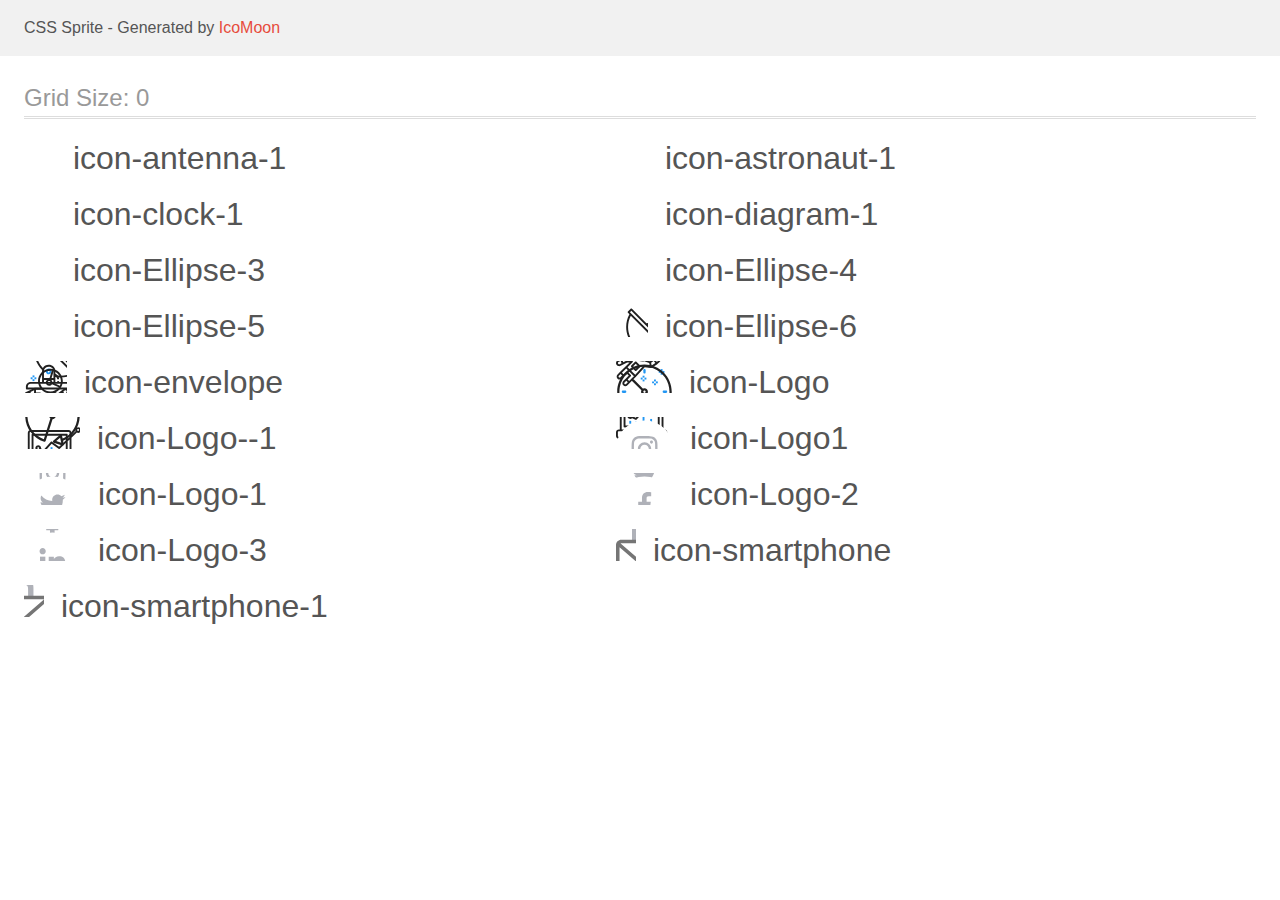
<file: settings files/icomoon/sprite/sprite.html>
<!doctype html>
<html>
<head>
    <title>CSS Sprite</title>
    <meta charset="utf-8">
    <meta name="viewport" content="width=device-width, initial-scale=1">
    <link href="sprite.css" rel="stylesheet">
</head>
<style>
    body {
        font-family: sans-serif;
        color: #555;
        margin: 0;
        line-height: 1.5;
    }
    a, a:visited {
        color: #e74c3c;
        text-decoration: none;
    }
    a:hover {
        box-shadow: 0 1px;
    }
    header {
        background: #F1F1F1;
    }
    p {
        margin: 1em 0;
    }
    h1 {
        font-size: 1.5em;
        font-weight: normal;
        margin: 1em 0 .75em;
        color: #999;
        box-shadow: 0 1px #ddd, 0 2px #fff, 0 3px #ddd;
    }
    .mhl {
        margin-left: 1.5em;
        margin-right: 1.5em;
    }
    .cell {
        float: left;
        margin-right: 1.5em;
        margin-bottom: .25em;
        width: 17em;
        overflow: hidden;
    }
    .cell span {
        margin-right: .25em;
    }
    .clearfix:before, .clearfix:after {
        content: " ";
        display: table;
    }
    .clearfix:after {
        clear: both;
    }
    .fs1 {
        font-size: 32px;
    }

</style>
<body>

<header class="clearfix">
    <p class="mhl">CSS Sprite - Generated by <a href="https://icomoon.io/app">IcoMoon</a></p>
</header>
    <div class="clearfix mhl">
        <h1>Grid Size: 0</h1>
        <div class="cell fs1">
            <span class="icon icon-antenna-1"></span>
            icon-antenna-1
        </div>
        <div class="cell fs1">
            <span class="icon icon-astronaut-1"></span>
            icon-astronaut-1
        </div>
        <div class="cell fs1">
            <span class="icon icon-clock-1"></span>
            icon-clock-1
        </div>
        <div class="cell fs1">
            <span class="icon icon-diagram-1"></span>
            icon-diagram-1
        </div>
        <div class="cell fs1">
            <span class="icon icon-Ellipse-3"></span>
            icon-Ellipse-3
        </div>
        <div class="cell fs1">
            <span class="icon icon-Ellipse-4"></span>
            icon-Ellipse-4
        </div>
        <div class="cell fs1">
            <span class="icon icon-Ellipse-5"></span>
            icon-Ellipse-5
        </div>
        <div class="cell fs1">
            <span class="icon icon-Ellipse-6"></span>
            icon-Ellipse-6
        </div>
        <div class="cell fs1">
            <span class="icon icon-envelope"></span>
            icon-envelope
        </div>
        <div class="cell fs1">
            <span class="icon icon-Logo"></span>
            icon-Logo
        </div>
        <div class="cell fs1">
            <span class="icon icon-Logo--1"></span>
            icon-Logo--1
        </div>
        <div class="cell fs1">
            <span class="icon icon-Logo1"></span>
            icon-Logo1
        </div>
        <div class="cell fs1">
            <span class="icon icon-Logo-1"></span>
            icon-Logo-1
        </div>
        <div class="cell fs1">
            <span class="icon icon-Logo-2"></span>
            icon-Logo-2
        </div>
        <div class="cell fs1">
            <span class="icon icon-Logo-3"></span>
            icon-Logo-3
        </div>
        <div class="cell fs1">
            <span class="icon icon-smartphone"></span>
            icon-smartphone
        </div>
        <div class="cell fs1">
            <span class="icon icon-smartphone-1"></span>
            icon-smartphone-1
        </div>
  </div>

</body>
</html>
</file>
<file: css/style.css>
/* =============== USTAWIENIA OGOLNE =============== */
* {
  margin: 0px;
}
body {
  font-family: "Roboto", "Raleway", sans-serif;
  color: var(--black-text);
  background-color: var(--main-white);
}
:root {
  --main-white: #ffffff;
  --slogan-background: #2f303a;
  --black-text: #212121;
  --grey-background: #f5f4fa;
  --gery-text: #757575;
  --webstudio-blue: #2196f3;
}
a {
  text-decoration: none;
}

.container {
  width: 1200px;
  margin: 0 auto;
  padding-left: 15px;
  padding-right: 15px;
}
ul,
ol {
  padding: 0;
  margin: 0;
  list-style-type: none;
}
.section {
  padding-top: 94px;
}
.padding-bottom {
  padding-bottom: 94px;
}

/* ====================== NAGŁÓWKI ================= */

h1 {
  max-width: 700px;
  text-align: center;
  font-weight: 900;
  font-size: 44px;
  line-height: 1.36;

  letter-spacing: 0.06em;
  text-transform: uppercase;
  color: var(--main-white);
}

h2 {
  padding-right: 93px;
  font-family: "Raleway";
  font-style: normal;
  font-size: 26px;
  line-height: 1.19;

  letter-spacing: 0.03em;
  color: #000;
}

h3 {
  padding-bottom: 50px;
  font-size: 36px;
  line-height: 1.16;
  text-align: center;
  letter-spacing: 0.03em;

  color: var(--black-text);
}
h4 {
  padding-top: 30px;
  padding-bottom: 10px;
  font-size: 16px;
  line-height: 1.18;
  text-align: center;
  letter-spacing: 0.03em;
  font-weight: 500;

  color: var(--black-text);
}
h5 {
  padding-bottom: 4px;
  font-weight: 700;
  font-size: 18px;
  line-height: 36px;

  letter-spacing: 0.06em;

  color: var(--black-text);
}

/* ====================== LOGO ================= */
.logo {
  font-family: "Raleway";
  font-style: normal;
  font-size: 26px;
  line-height: 1.19;

  letter-spacing: 0.03em;
  color: #000;
}
.logo-blue {
  color: var(--webstudio-blue);
}
.logo-white {
  padding-top: 60px;
  padding-bottom: 20px;
  color: var(--main-white);
}
/* ====================== NAWIGACJA ================= */

.navigation-bar {
  display: flex;
  align-items: center;
}
.bottom-border {
  border-bottom: 1px solid #ececec;
}
.header-bar {
  padding-top: 24px;
  padding-bottom: 25px;

  display: flex;
  justify-content: space-between;
}
.head-clickers {
  display: flex;
}
.head-clickers li:not(:last-child) {
  padding-right: 23px;
}
.head-clickers li:not(:first-child) {
  padding-left: 23px;
}
.head-clickers a {
  color: var(--black-text);
  font-weight: 500;
  font-size: 14px;
  line-height: 1.142;
  letter-spacing: 0.02em;
}
.mail-tel-a:hover,
.mail-tel-a:focus,
address a:hover,
address a:focus,
.head-clickers a:hover,
.head-clickers a:focus {
  color: var(--webstudio-blue);
  fill: var(--webstudio-blue);
}

.mail-tel-li {
  padding-left: 30px;
}
.mail-tel {
  padding-right: 12px;
  display: flex;
  align-items: center;
  justify-content: space-between;
}
.mail-tel-a {
  display: flex;
  align-items: center;
  color: var(--gery-text);
  font-weight: 500;
  font-size: 14px;
  line-height: 1.14;
  letter-spacing: 0.02em;
  fill: var(--gery-text);
}
.mail-tel-a svg {
  margin-right: 10px;
}

/* ====================== SLOGAN ================= */
.slogan {
  background-image: linear-gradient(
      rgba(47, 48, 58, 0.4),
      rgba(47, 48, 58, 0.4)
    ),
    url("../images/slogan-img.jpg");
  background-position: center;
  background-repeat: no-repeat;
  background-size: 1600px auto;
  padding: 200px 0;
  display: flex;
  align-items: center;
}

.slogan-paddings {
  display: flex;
  flex-direction: column;
  justify-content: center;
  align-items: center;
}

.main-button {
  padding: 10px 41px;
  margin-top: 30px;

  border: none;

  background: var(--webstudio-blue);
  color: var(--main-white);

  box-shadow: 0px 4px 4px rgba(0, 0, 0, 0.15);
  border-radius: 4px;

  font-weight: 700;
  font-size: 16px;
  line-height: 1.87;
  letter-spacing: 0.06em;

  cursor: pointer;
}

/* ====================== LOREM IPSUM ================= */
.lorem-ipsum-section ul {
  display: flex;
  gap: 30px;
}

.lorem-ipsum-section h6 {
  padding-top: 30px;
  padding-bottom: 10px;
  font-weight: 700;
  font-size: 14px;
  line-height: 1.14;
  letter-spacing: 0.03em;
  text-transform: uppercase;
  color: var(--black-text);
}
.lorem-ipsum-section p {
  font-size: 14px;
  line-height: 1.71;
  letter-spacing: 0.03em;
  color: var(--gery-text);
}
.background-item {
  background-color: var(--grey-background);
  border-radius: 4px;
}
/* ====================== CO ROBIMY ================= */
.what-we-do li {
  display: inline-block;
}
.photos {
  display: flex;
  justify-content: space-between;
}

/* ====================== LUDZIE ================= */
.our-team {
  background-color: var(--grey-background);
}
.people {
  display: flex;
  justify-content: space-between;
}
.people-box {
  padding-bottom: 30px;
  display: inline-block;
  background: #ffffff;

  box-shadow: 0px 1px 3px rgba(0, 0, 0, 0.12), 0px 1px 1px rgba(0, 0, 0, 0.14),
    0px 2px 1px rgba(0, 0, 0, 0.2);
  border-radius: 0px 0px 4px 4px;
}
.our-team p {
  padding-bottom: 16px;
  font-weight: 400;
  font-size: 16px;
  line-height: 1.18;
  text-align: center;
  letter-spacing: 0.03em;

  color: var(--gery-text);
}
.social-links {
  display: flex;
  justify-content: space-between;
  padding: 0 32px 0 32px;
}
/* .social-links li {padding-right: 10px;} */
.round-social-links {
  width: 44px;
  height: 44px;
  border-radius: 50px;
  fill: #afb1b8;
}
.round-social-links:hover,
.round-social-links:focus {
  background-color: var(--webstudio-blue);
  fill: var(--main-white);
}

/* ====================== NASI KLIENCI ================= */

.our-customers {
  display: flex;
  justify-content: space-between;
}
.our-customers-icon {
  outline: 1px solid #afb1b8;
  border-radius: 4px;
  fill: #afb1b8;
}
.our-customers-icon:focus,
.our-customers-icon:hover {
  outline: 1px solid var(--webstudio-blue);
  fill: var(--webstudio-blue);
}

/* ====================== STOPKA ================= */

.footer-main {
  background-color: var(--slogan-background);
}
.footer-main-inside {
  display: flex;
}
address p {
  font-style: normal;
  font-size: 14px;
  line-height: 1.714;
  letter-spacing: 0.03em;

  color: var(--main-white);
}
address ul {
  padding-bottom: 60px;
}
address a {
  text-decoration: none;
  font-size: 14px;
  line-height: 1.714;
  letter-spacing: 0.03em;
  font-style: normal;
  color: rgba(255, 255, 255, 0.6);
}

.address-padding {
  padding-top: 9px;
}
.join-us {
  padding-top: 72px;
  padding-left: 70px;
}
.join-us p {
  padding-bottom: 20px;
  font-weight: 700;
  font-size: 14px;
  line-height: 16px;
  letter-spacing: 0.03em;
  text-transform: uppercase;

  color: var(--main-white);
}
.join-us-links {
  display: flex;
}
.join-us-links li {
  padding-right: 10px;
}
.round-join-us-links {
  background-color: rgba(255, 255, 255, 0.1);
  width: 44px;
  height: 44px;
  border-radius: 50px;
  fill: var(--main-white);
}
.round-join-us-links:hover,
.round-join-us-links:focus {
  background-color: var(--webstudio-blue);
}

/* =================== PORTFOLIO ================= 
====================== PORTFOLIO =================
====================== PORTFOLIO =================
====================== PORTFOLIO =================
====================== PORTFOLIO =================
====================== PORTFOLIO =================
====================== PORTFOLIO =================
====================== PORTFOLIO =================*/

.portfolio-buttons {
  padding-bottom: 50px;
  display: flex;
  justify-content: center;
}
.portfolio-buttons li {
  padding-right: 8px;
}
.portfolio-buttons button {
  padding: 6px 22px 6px 22px;
  border: none;
  background: #f5f4fa;
  border-radius: 4px;

  border-radius: 4px;

  font-family: "Roboto";
  font-weight: 500;
  font-size: 16px;
  line-height: 1.62;
  letter-spacing: 0.03em;
}
.portfolio-buttons button:hover,
.portfolio-buttons button:focus {
  background-color: var(--webstudio-blue);
  color: var(--main-white);
  cursor: pointer;
  box-shadow: 0px 3px 1px rgba(0, 0, 0, 0.1), 0px 1px 2px rgba(0, 0, 0, 0.08),
    0px 2px 2px rgba(0, 0, 0, 0.12);
}
.portfolio-box ul {
  justify-content: space-between;
  display: flex;
  flex-wrap: wrap;
  row-gap: 30px;
}

.portfolio-box li {
  flex-basis: calc((100% - 90px) / 3);
  background: var(--main-white);
}
.portfolio-box p {
  font-size: 16px;
  line-height: 1.87;
  letter-spacing: 0.03em;
  color: var(--gery-text);
}
.portfolio-box figcaption {
  padding: 20px 24px;
  border-left: 1px solid #eeeeee;
  border-right: 1px solid #eeeeee;
  border-bottom: 1px solid #eeeeee;
}
.portfolio-box figure:hover {
  cursor: pointer;
  box-shadow: 0px 1px 1px rgba(0, 0, 0, 0.12), 0px 4px 4px rgba(0, 0, 0, 0.06),
    1px 4px 6px rgba(0, 0, 0, 0.16);
}
</file>
<file: settings files/icomoon/demo-files/demo.css>
body {
  padding: 0;
  margin: 0;
  font-family: sans-serif;
  font-size: 1em;
  line-height: 1.5;
  color: #555;
  background: #fff;
}
h1 {
  font-size: 1.5em;
  font-weight: normal;
  box-shadow: 0 1px #ddd, 0 2px #fff, 0 3px #ddd;
}
small {
  font-size: .66666667em;
}
a {
  color: #e74c3c;
  text-decoration: none;
}
a:hover, a:focus {
  box-shadow: 0 1px #e74c3c;
}
.bshadow0, input {
  box-shadow: inset 0 -2px #e7e7e7;
}
input:hover {
  box-shadow: inset 0 -2px #ccc;
}
input, fieldset {
  font-size: 1em;
  margin: 0;
  padding: 0;
  border: 0;
}
input {
  color: inherit;
  line-height: 1.5;
  height: 1.5em;
  padding: .25em 0;
}
input:focus {
  outline: none;
  box-shadow: inset 0 -2px #449fdb;
}
.glyph {
  font-size: 16px;
  margin-right: 1.5em;
  float: left;
  width: 6em;
}
svg {
  color: #000;
}
.liga {
  width: 80%;
  width: calc(100% - 2.5em);
}
.talign-right {
  text-align: right;
}
.talign-center {
  text-align: center;
}
.bgc1 {
  background: #f1f1f1;
}
.fgc0 {
  color: #000;
}
.fgc1 {
  color: #999;
}
p {
  margin-top: 1em;
  margin-bottom: 1em;
}
.mvm {
  margin-top: .75em;
  margin-bottom: .75em;
}
.mtn {
  margin-top: 0;
}
.mtl, .mal {
  margin-top: 1.5em;
}
.mbl, .mal {
  margin-bottom: 1.5em;
}
.mal, .mhl {
  margin-left: 1.5em;
  margin-right: 1.5em;
}
.mhmm {
  margin-left: 1em;
  margin-right: 1em;
}
.ptl {
  padding-top: 1.5em;
}
.pbs, .pvs {
  padding-bottom: .25em;
}
.pvs, .pts {
  padding-top: .25em;
}
.unit {
  float: left;
}
.unitRight {
  float: right;
}
.size1of2 {
  width: 50%;
}
.size1of1 {
  width: 100%;
}
.clearfix:before, .clearfix:after {
  content: " ";
  display: table;
}
.clearfix:after {
  clear: both;
}
.hidden-true {
  display: none;
}
.textbox0 {
  width: 3em;
  background: #f1f1f1;
  padding: .25em .5em;
  line-height: 1.5;
  height: 1.5em;
}
.fs0 {
  font-size: 16px;
}
.fs1 {
  font-size: 32px;
}
.name {
  font-size: 0.5em;
  margin-left: 1em;
}
</file>
<file: settings files/icomoon/style.css>
.icon {
  display: inline-block;
  width: 1em;
  height: 1em;
  stroke-width: 0;
  stroke: currentColor;
  fill: currentColor;
}

/* ==========================================
Single-colored icons can be modified like so:
.icon-name {
  font-size: 32px;
  color: red;
}
========================================== */

.icon-envelope {
  width: 1.3330078125em;
}

.icon-Logo {
  width: 1.7373046875em;
}

.icon-Logo--1 {
  width: 1.7373046875em;
}

.icon-Logo1 {
  width: 1.7666015625em;
}

.icon-Logo-1 {
  width: 1.7666015625em;
}

.icon-Logo-2 {
  width: 1.7666015625em;
}

.icon-Logo-3 {
  width: 1.7666015625em;
}

.icon-smartphone {
  width: 0.625em;
}

.icon-smartphone-1 {
  width: 0.625em;
}
</file>
<file: settings files/icomoon/sprite/sprite.css>
.icon {
  display: inline-block;
  background-repeat: no-repeat;
  background-image: url(sprite.svg);
}
.icon-antenna-1 {
  width: 32px;
  height: 32px;
  background-position: 0 0;
}
.icon-astronaut-1 {
  width: 32px;
  height: 32px;
  background-position: 0 -32px;
}
.icon-clock-1 {
  width: 32px;
  height: 32px;
  background-position: 0 -64px;
}
.icon-diagram-1 {
  width: 32px;
  height: 32px;
  background-position: 0 -96px;
}
.icon-Ellipse-3 {
  width: 32px;
  height: 32px;
  background-position: 0 -128px;
}
.icon-Ellipse-4 {
  width: 32px;
  height: 32px;
  background-position: 0 -160px;
}
.icon-Ellipse-5 {
  width: 32px;
  height: 32px;
  background-position: 0 -192px;
}
.icon-Ellipse-6 {
  width: 32px;
  height: 32px;
  background-position: 0 -224px;
}
.icon-envelope {
  width: 43px;
  height: 32px;
  background-position: 0 -256px;
}
.icon-Logo {
  width: 56px;
  height: 32px;
  background-position: 0 -288px;
}
.icon-Logo--1 {
  width: 56px;
  height: 32px;
  background-position: 0 -320px;
}
.icon-Logo1 {
  width: 57px;
  height: 32px;
  background-position: 0 -352px;
}
.icon-Logo-1 {
  width: 57px;
  height: 32px;
  background-position: 0 -384px;
}
.icon-Logo-2 {
  width: 57px;
  height: 32px;
  background-position: 0 -416px;
}
.icon-Logo-3 {
  width: 57px;
  height: 32px;
  background-position: 0 -448px;
}
.icon-smartphone {
  width: 20px;
  height: 32px;
  background-position: 0 -480px;
}
.icon-smartphone-1 {
  width: 20px;
  height: 32px;
  background-position: -32px -480px;
}
</file>
